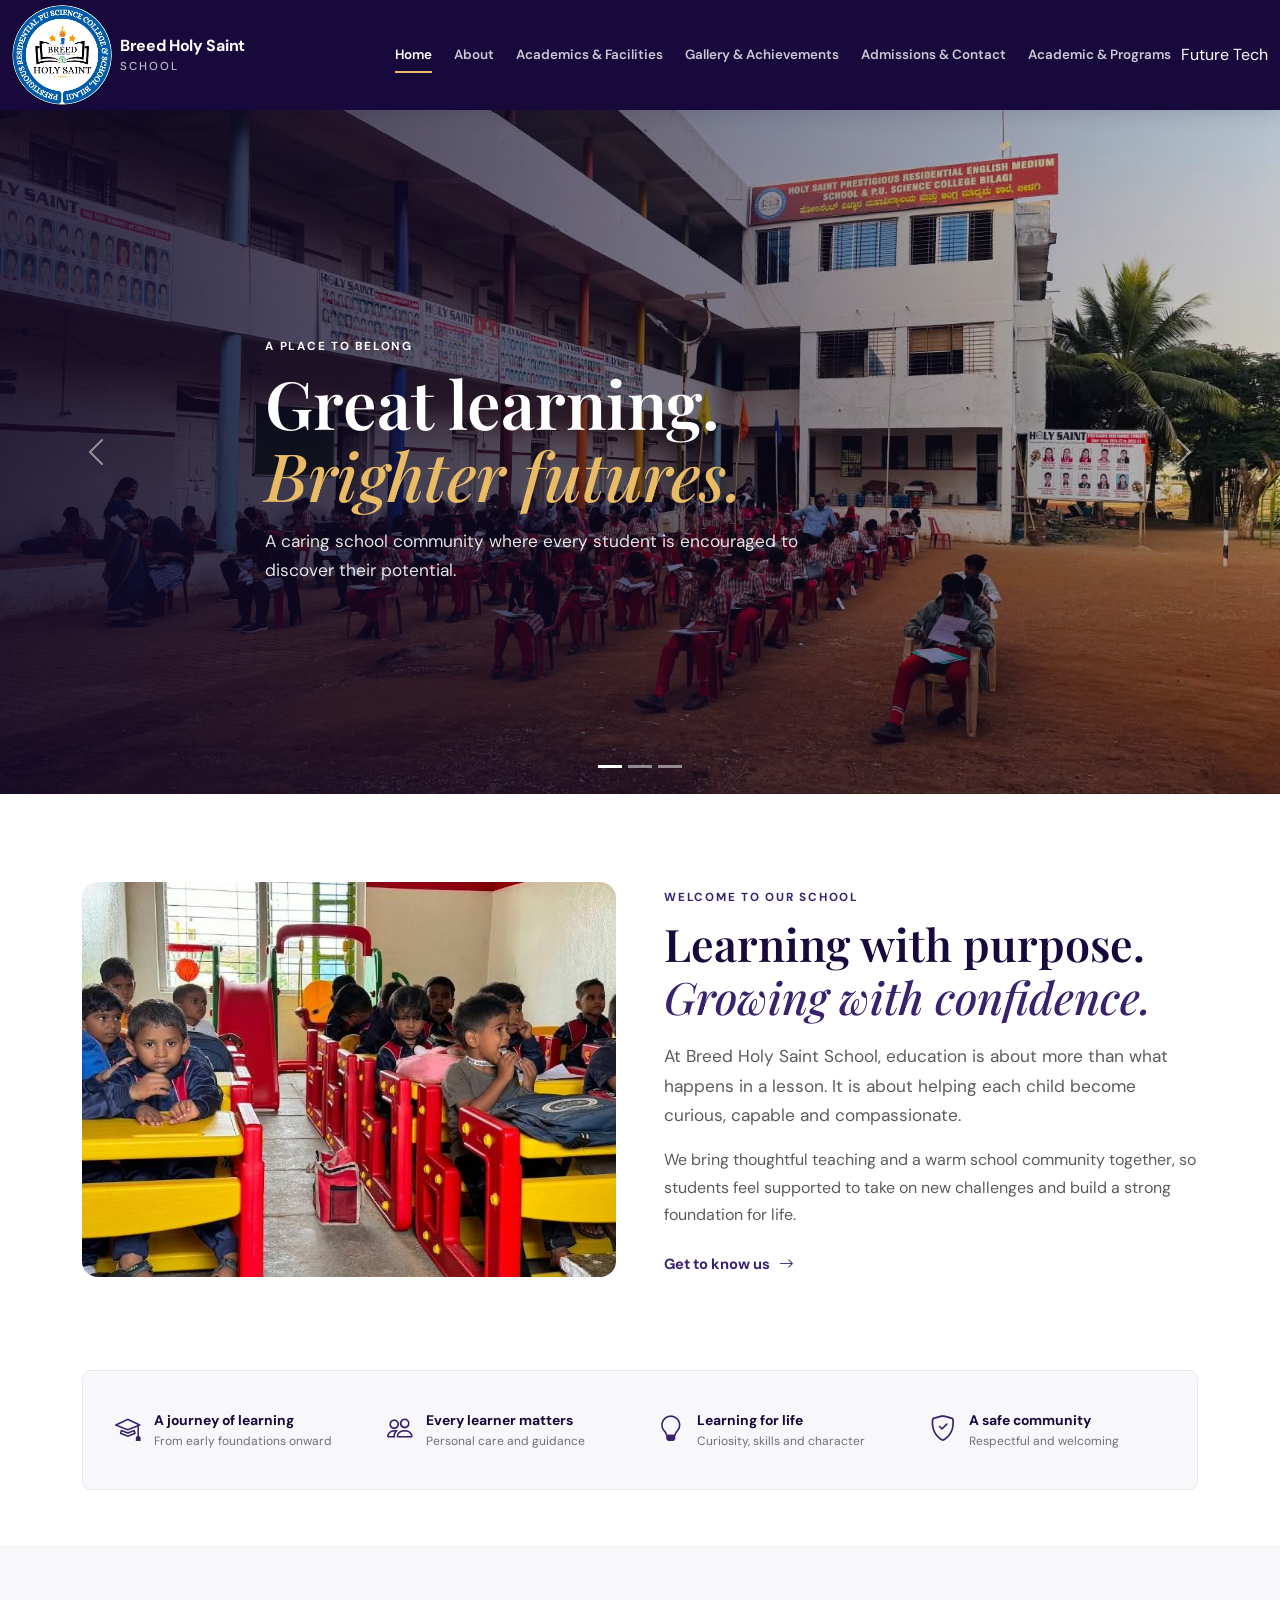
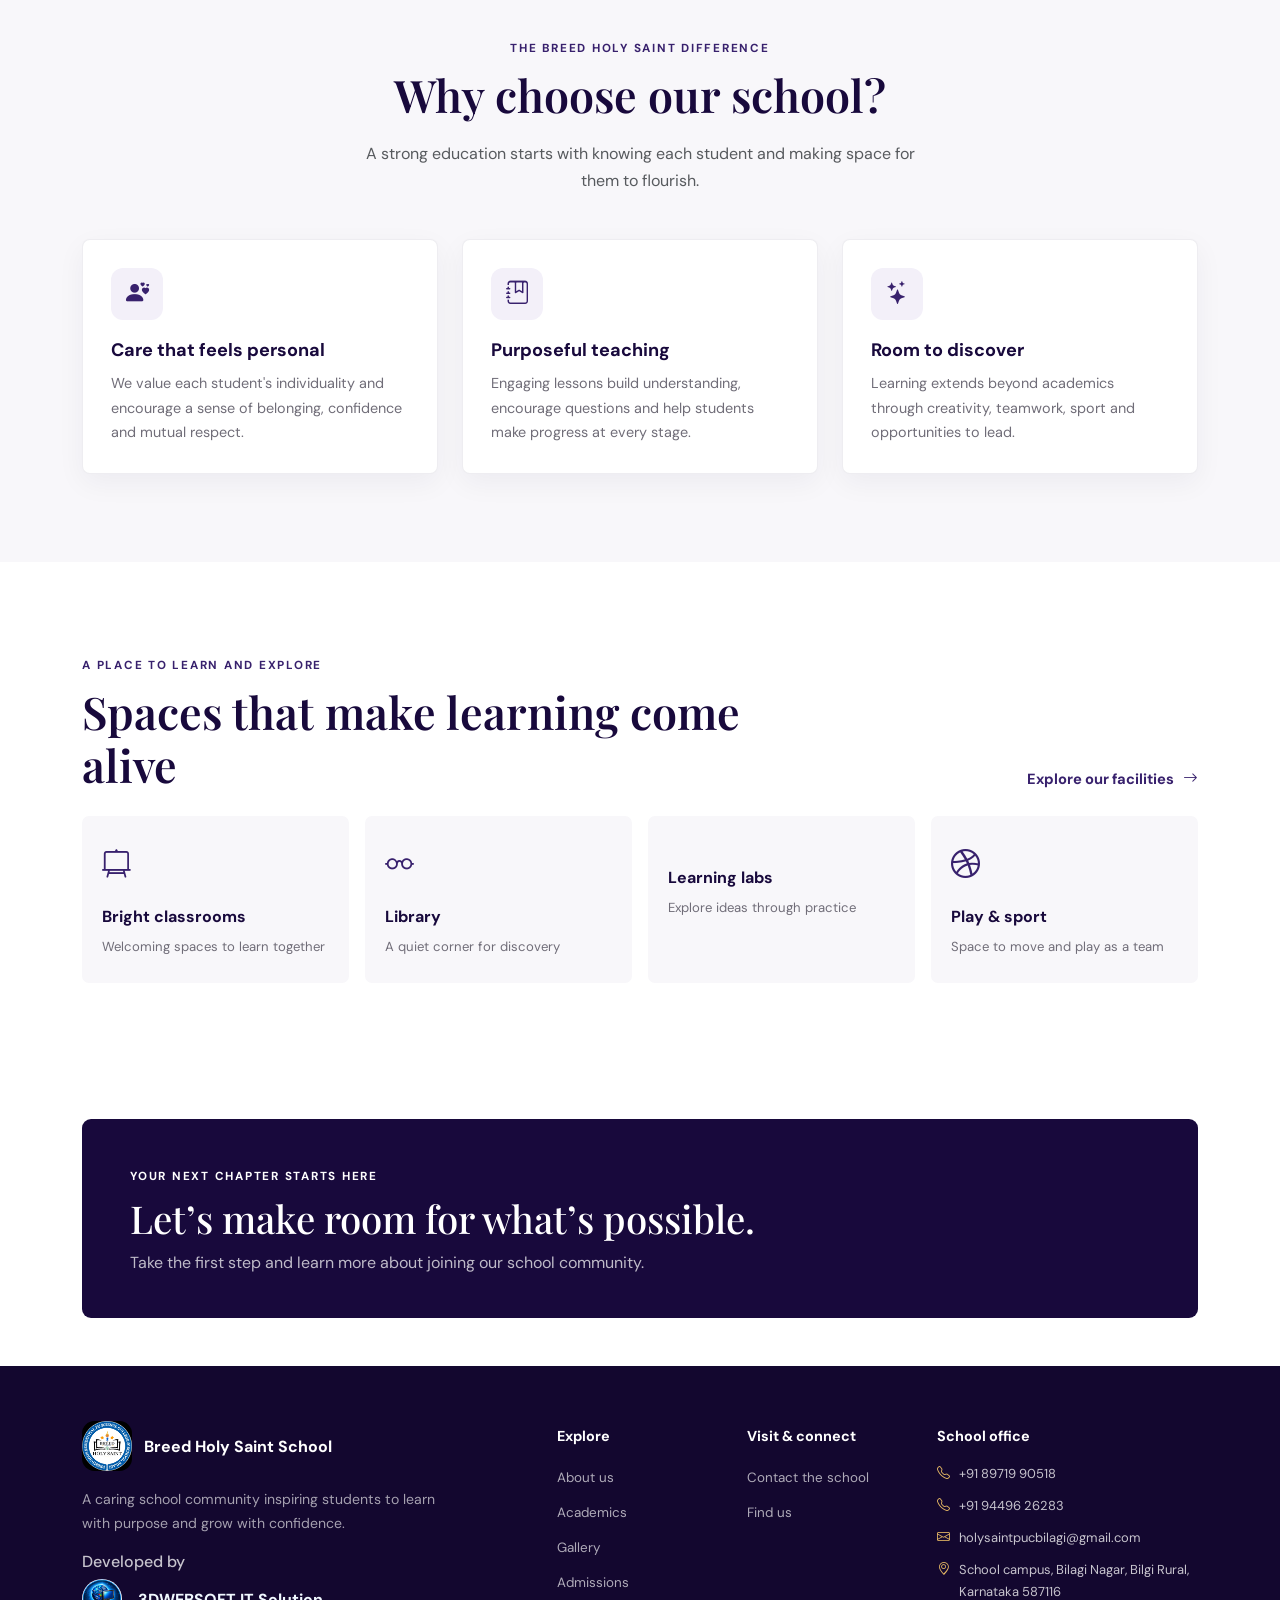
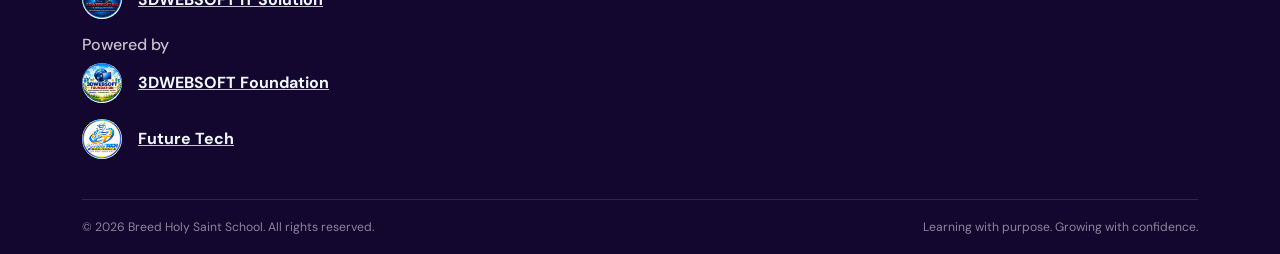
<file: index.html>
<!doctype html>
<html lang="en">
  <head>
    <meta charset="utf-8">
    <meta name="viewport" content="width=device-width, initial-scale=1">
    <meta name="description" content="Discover Breed Holy Saint School: a caring, inspiring place to learn, grow and prepare for the future.">
    <title>Breed Holy Saint School | Learn, Grow, Flourish</title>
    <link rel="preconnect" href="https://fonts.googleapis.com">
    <link rel="preconnect" href="https://fonts.gstatic.com" crossorigin>
    <link href="https://fonts.googleapis.com/css2?family=DM+Sans:wght@400;500;600;700&family=Playfair+Display:wght@500;600;700&display=swap" rel="stylesheet">
    <link href="https://cdn.jsdelivr.net/npm/bootstrap@5.3.8/dist/css/bootstrap.min.css" rel="stylesheet">
    <link href="https://cdn.jsdelivr.net/npm/bootstrap-icons@1.11.3/font/bootstrap-icons.min.css" rel="stylesheet">
    <link href="assets/css/common.css" rel="stylesheet">
    <link href="assets/css/index.css" rel="stylesheet">
  </head>
  <body>
    <a class="skip-link" href="#main-content">Skip to main content</a>
    <nav class="navbar navbar-expand-lg navbar-dark site-navbar sticky-top" aria-label="Main navigation">
      <div class="container-fluid">
        <a class="navbar-brand d-flex align-items-center gap-2" href="index.html" aria-label="Breed Holy Saint School home">
          <img src="./assets/images/HolySaintSchool.jpg.jpg" style="border-radius: 50%; height: 100px;">
          <span class="brand-name">Breed Holy Saint <small>School</small>
          </span>
        </a>
        <button class="navbar-toggler" type="button" data-bs-toggle="collapse" data-bs-target="#mainNav" aria-controls="mainNav" aria-expanded="false" aria-label="Toggle navigation"> <span class="navbar-toggler-icon"></span> </button>
        <div class="collapse navbar-collapse" id="mainNav">

          <ul class="navbar-nav ms-auto align-items-lg-center">
            <li class="nav-item">
              <a class="nav-link active" aria-current="page" href="index.html">Home</a>
            </li>
            <li class="nav-item">
              <a class="nav-link" href="about.html">About</a>
            </li>
            <li class="nav-item">
                <a class="nav-link" href="academics.html">
                    Academics &amp; Facilities
                </a>
            </li>
            <li class="nav-item">
              <a class="nav-link" href="gallery.html">Gallery &amp; Achievements</a>
            </li>
            <li class="nav-item">
              <a class="nav-link" href="admissions.html">Admissions &amp; Contact</a>
            </li>
            <li class="nav-item">
              <a class="nav-link" href="AcademicPrograms.html">Academic  &amp; Programs</a>
            </li>
          </ul>
          <a href="https://www.futuretechschool.online/student-login.html" style="color: white;text-decoration: none;">Future Tech</a>
        </div>
      </div>
    </nav>
    <main id="main-content">
      <section class="hero-carousel" aria-label="Life at Breed Holy Saint School">
        <div id="schoolCarousel" class="carousel slide carousel-fade" data-bs-ride="carousel" data-bs-interval="6000">
          <div class="carousel-indicators">
            <button type="button" data-bs-target="#schoolCarousel" data-bs-slide-to="0" class="active" aria-current="true" aria-label="Slide 1"></button>
            <button type="button" data-bs-target="#schoolCarousel" data-bs-slide-to="1" aria-label="Slide 2"></button>
            <button type="button" data-bs-target="#schoolCarousel" data-bs-slide-to="2" aria-label="Slide 3"></button>
          </div>
          <div class="carousel-inner">
            <div class="carousel-item active">
              <img src="./assets/images/schoolgroundwithchildren.jpeg" class="d-block w-100 hero-image" alt="Welcoming school building surrounded by trees">
              <div class="hero-shade"></div>
              <div class="container carousel-caption text-start">
                <span class="eyebrow text-white">A place to belong</span>
                <h1>Great learning.<br><em>Brighter futures.</em></h1>
                <p>A caring school community where every student is encouraged to discover their potential.</p>
              </div>
            </div>
            <div class="carousel-item">
              <img src="./assets/images/playground.jpeg" class="d-block w-100 hero-image" alt="Students learning together in a bright classroom">
              <div class="hero-shade"></div>
              <div class="container carousel-caption text-start">
                <span class="eyebrow text-white">Curiosity in every classroom</span>
                <h2>Confident learners.<br><em>Kind citizens.</em></h2>
                <p>Meaningful lessons and supportive teachers help children thrive inside and outside the classroom.</p>
              </div>
            </div>
            <div class="carousel-item">
              <img src="assets/images/festival.jpeg" class="d-block w-100 hero-image" alt="Students taking part in a school activity">
              <div class="hero-shade"></div>
              <div class="container carousel-caption text-start">
                <span class="eyebrow text-white">More than a classroom</span>
                <h2>Find your spark.<br><em>Grow together.</em></h2>
                <p>From sports and the arts to service and leadership, there is room here for every kind of talent.</p>
              </div>
            </div>
          </div>
          <button class="carousel-control-prev" type="button" data-bs-target="#schoolCarousel" data-bs-slide="prev" aria-label="Previous slide"><span class="carousel-control-prev-icon"></span></button>
          <button class="carousel-control-next" type="button" data-bs-target="#schoolCarousel" data-bs-slide="next" aria-label="Next slide"><span class="carousel-control-next-icon"></span></button>
        </div>
      </section>
      <section class="welcome-section section-space">
        <div class="container">
          <div class="row g-5 align-items-center">
            <div class="col-lg-6">
              <div class="">
                <img src="./assets/images/classroom1.jpeg" alt="Students sharing a joyful moment at school" class="img-fluid rounded-4">
                
              </div>
            </div>
            <div class="col-lg-6">
              <span class="eyebrow">Welcome to our school</span>
              <h2 class="section-title">Learning with purpose.<br><em>Growing with confidence.</em></h2>
              <p class="text-muted lead-copy">At Breed Holy Saint School, education is about more than what happens in a lesson. It is about helping each child become curious, capable and compassionate.</p>
              <p class="text-muted">We bring thoughtful teaching and a warm school community together, so students feel supported to take on new challenges and build a strong foundation for life.</p>
              <a href="about.html" class="text-link">Get to know us <i class="bi bi-arrow-right"></i></a>
            </div>
          </div>
        </div>
      </section>
      <section class="quick-info section-space-sm">
        <div class="container">
          <div class="row g-0 info-strip">
            <div class="col-6 col-lg-3 info-item">
              <i class="bi bi-mortarboard"></i>
              <div><strong>A journey of learning</strong><span>From early foundations onward</span></div>
            </div>
            <div class="col-6 col-lg-3 info-item">
              <i class="bi bi-people"></i>
              <div><strong>Every learner matters</strong><span>Personal care and guidance</span></div>
            </div>
            <div class="col-6 col-lg-3 info-item">
              <i class="bi bi-lightbulb"></i>
              <div><strong>Learning for life</strong><span>Curiosity, skills and character</span></div>
            </div>
            <div class="col-6 col-lg-3 info-item">
              <i class="bi bi-shield-check"></i>
              <div><strong>A safe community</strong><span>Respectful and welcoming</span></div>
            </div>
          </div>
        </div>
      </section>
      <section class="section-space why-section">
        <div class="container">
          <div class="section-heading text-center">
            <span class="eyebrow">The Breed Holy Saint difference</span>
            <h2 class="section-title">Why choose our school?</h2>
            <p class="text-muted mx-auto">A strong education starts with knowing each student and making space for them to flourish.</p>
          </div>
          <div class="row g-4 mt-3">
            <div class="col-md-6 col-lg-4">
              <article class="feature-card">
                <span class="icon-box"><i class="bi bi-person-hearts"></i></span>
                <h3>Care that feels personal</h3>
                <p>We value each student's individuality and encourage a sense of belonging, confidence and mutual respect.</p>
              </article>
            </div>
            <div class="col-md-6 col-lg-4">
              <article class="feature-card">
                <span class="icon-box"><i class="bi bi-journal-bookmark"></i></span>
                <h3>Purposeful teaching</h3>
                <p>Engaging lessons build understanding, encourage questions and help students make progress at every stage.</p>
              </article>
            </div>
            <div class="col-md-6 col-lg-4">
              <article class="feature-card">
                <span class="icon-box"><i class="bi bi-stars"></i></span>
                <h3>Room to discover</h3>
                <p>Learning extends beyond academics through creativity, teamwork, sport and opportunities to lead.</p>
              </article>
            </div>
          </div>
        </div>
      </section>
      <section class="section-space facilities-section">
        <div class="container">
          <div class="row align-items-end mb-4">
            <div class="col-lg-8">
              <span class="eyebrow">A place to learn and explore</span>
              <h2 class="section-title mb-0">Spaces that make learning come alive</h2>
            </div>
            <div class="col-lg-4 text-lg-end mt-3 mt-lg-0">
              <a href="academics.html" class="text-link">Explore our facilities <i class="bi bi-arrow-right"></i></a>
            </div>
          </div>
          <div class="row g-3 facility-grid">
            <div class="col-6 col-lg-3">
              <div class="facility-tile">
                <i class="bi bi-easel2"></i>
                <h3>Bright classrooms</h3>
                <p>Welcoming spaces to learn together</p>
              </div>
            </div>
            <div class="col-6 col-lg-3">
              <div class="facility-tile">
                <i class="bi bi-eyeglasses"></i>
                <h3>Library</h3>
                <p>A quiet corner for discovery</p>
              </div>
            </div>
            <div class="col-6 col-lg-3">
              <div class="facility-tile">
                <i class="bi bi-flask"></i>
                <h3>Learning labs</h3>
                <p>Explore ideas through practice</p>
              </div>
            </div>
            <div class="col-6 col-lg-3">
              <div class="facility-tile">
                <i class="bi bi-dribbble"></i>
                <h3>Play &amp; sport</h3>
                <p>Space to move and play as a team</p>
              </div>
            </div>
          </div>
        </div>
      </section>
      <section class="admission-banner section-space-sm">
        <div class="container">
          <div class="admission-banner-inner">
            <div>
              <span class="eyebrow text-white">Your next chapter starts here</span>
              <h2>Let’s make room for what’s possible.</h2>
              <p>Take the first step and learn more about joining our school community.</p>
            </div>
            
          </div>
        </div>
      </section>
    </main>
    <footer class="site-footer">
      <div class="container">
        <div class="row gy-4">
           <div class="col-lg-5">
            <a class="footer-brand" href="index.html">
              <span>
                <img 
                  src="./assets/images/HolySaintSchool.jpg.jpg"
                  alt="Breed Holy Saint School"
                  style="border-radius: 25%; height: 50px;"
                >
              </span>
              <span>Breed Holy Saint School</span>
            </a>
            <p class="footer-intro">
              A caring school community inspiring students to learn with purpose 
              and grow with confidence.
            </p>
            <h6 class="mt-3">Developed by</h6>
            <a href="https://www.3dwebsoftitsolutions.com/">
            <div>
              <div class="d-flex align-items-center gap-3">
                <img 
                  src="./assets/images/logo3d.png"
                  alt="3DWEBSOFT Logo"
                  style="width: 40px; height: 40px; border-radius: 50%;"
                >
                <p class="mb-0" style="color: aliceblue; font-weight: bold;">
                  3DWEBSOFT IT Solution
                </p>
              </div>
            </div>
            </a>
            <h6 class="mt-3">Powered by</h6>
            <a href="https://www.3dwebsoftfoundation.org/">
            <div class="mt-1">
              <div class="d-flex align-items-center gap-3">
                <img 
                  src="./assets/images/foundation3d.jpeg"
                  alt="3DWEBSOFT Logo"
                  style="width: 40px; height: 40px; border-radius: 50%;"
                >
                <p class="mb-0" style="color: aliceblue; font-weight: bold;">
                  3DWEBSOFT Foundation
                </p>
              </div>
            </div>
            </a>
            <a href="https://www.futuretechschool.online/student-login.html">
            <div class="mt-3">
              <div class="d-flex align-items-center gap-3">
                <img 
                  src="./assets/images/futuretech.jpeg"
                  alt="3DWEBSOFT Logo"
                  style="width: 40px; height: 40px; border-radius: 50%;"
                >
                <p class="mb-0" style="color: aliceblue; font-weight: bold;">
                  Future Tech
                </p>

              </div>
            </div>
            </a>
          </div>
          <div class="col-6 col-lg-2">
            <h2 class="footer-heading">Explore</h2>
            <ul class="footer-links">
              <li>
                <a href="about.html">About us</a>
              </li>
              <li>
                <a href="academics.html">Academics</a>
              </li>
              <li>
                <a href="gallery.html">Gallery</a>
              </li>
              <li>
                <a href="admissions.html">Admissions</a>
              </li>
            </ul>
          </div>
          <div class="col-6 col-lg-2">
            <h2 class="footer-heading">Visit &amp; connect</h2>
            <ul class="footer-links">
              <li>
                <a href="admissions.html#contact">Contact the school</a>
              </li>
              <li>
                <a href="admissions.html#location">Find us</a>
              </li>
            </ul>
          </div>
          <div class="col-lg-3">
            <h2 class="footer-heading">School office</h2>
            <p class="footer-contact"><i class="bi bi-telephone"></i> +91 89719 90518</p>
            <p class="footer-contact"><i class="bi bi-telephone"></i> +91 94496 26283</p>
            <p class="footer-contact"><i class="bi bi-envelope"></i> holysaintpucbilagi@gmail.com</p>
            <p class="footer-contact"><i class="bi bi-geo-alt"></i> School campus, Bilagi Nagar, Bilgi Rural, Karnataka 587116</p>
          </div>
        </div>
        <div class="footer-bottom"><span>© <span data-current-year></span> Breed Holy Saint School. All rights reserved.</span><span>Learning with purpose. Growing with confidence.</span></div>
      </div>
    </footer>
    <script src="https://cdn.jsdelivr.net/npm/bootstrap@5.3.8/dist/js/bootstrap.bundle.min.js"></script>
    <script src="assets/js/index.js"></script>
  </body>
</html>
</file>
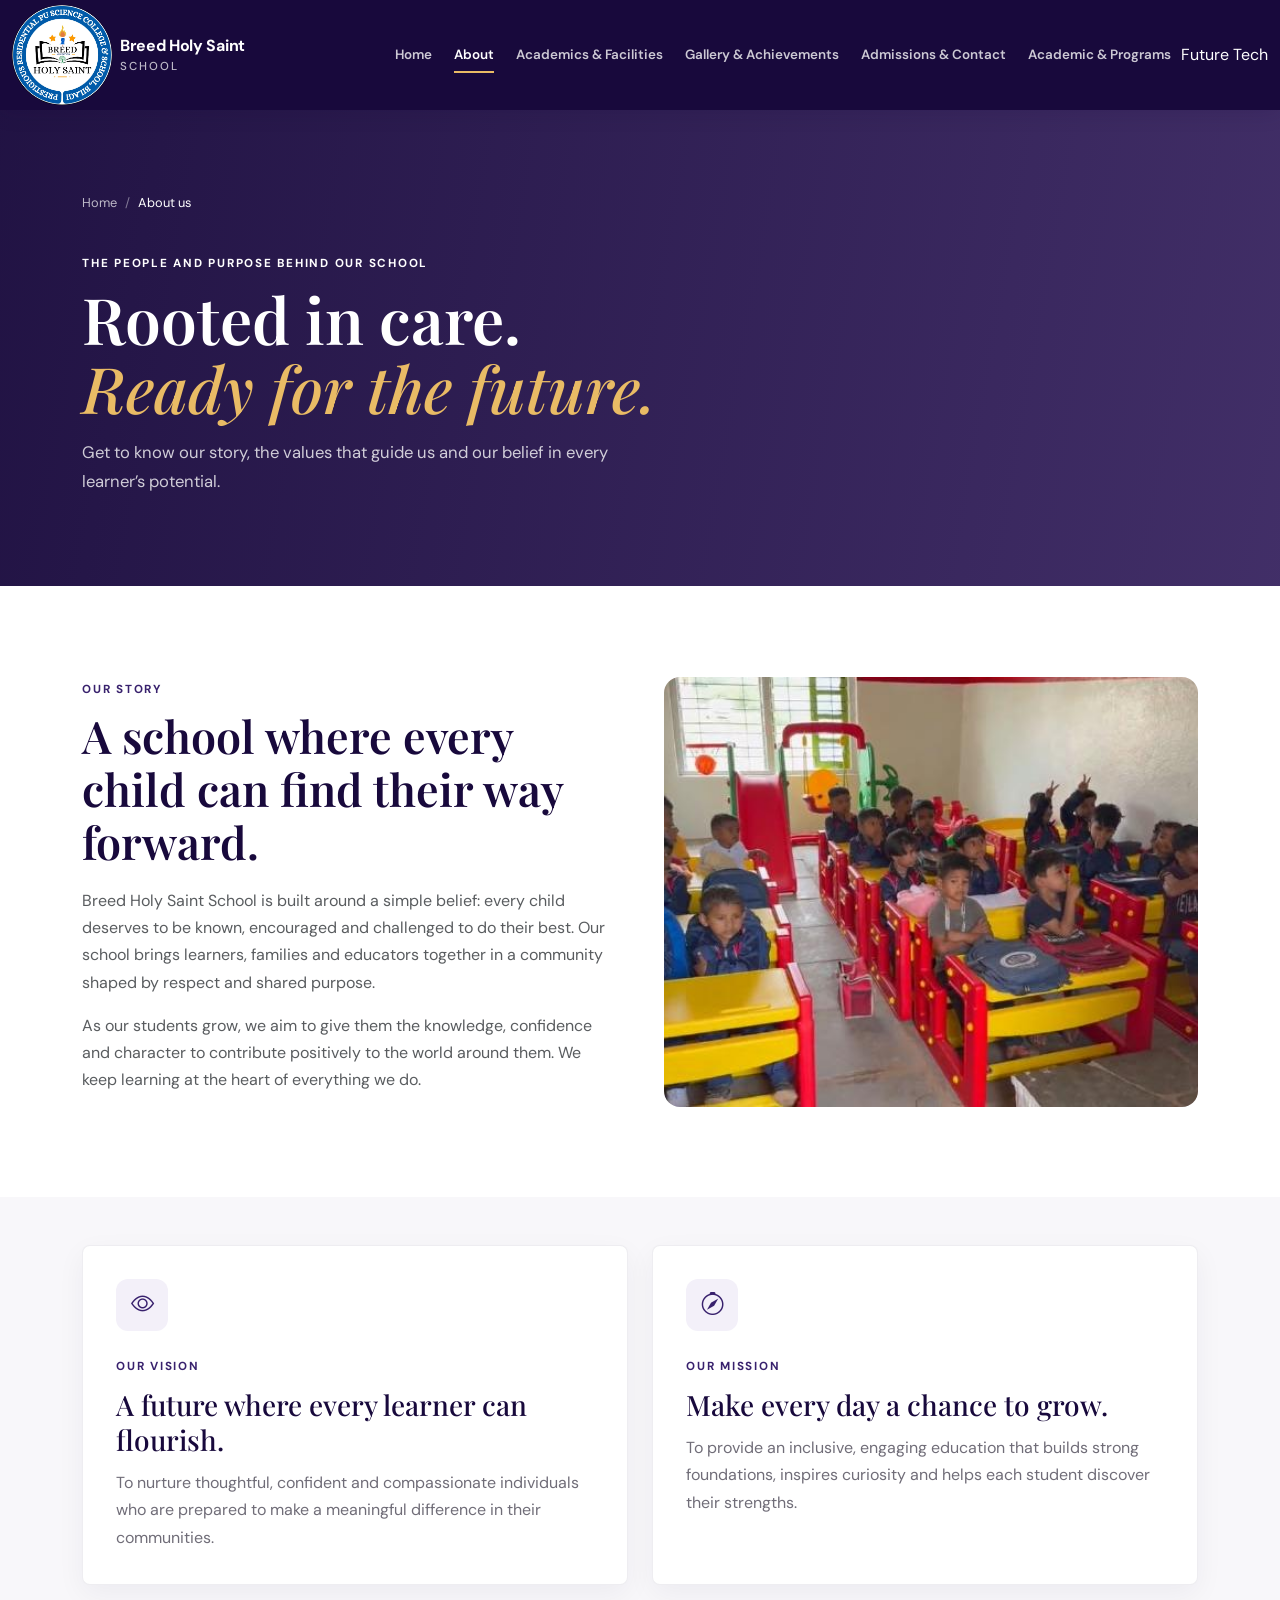
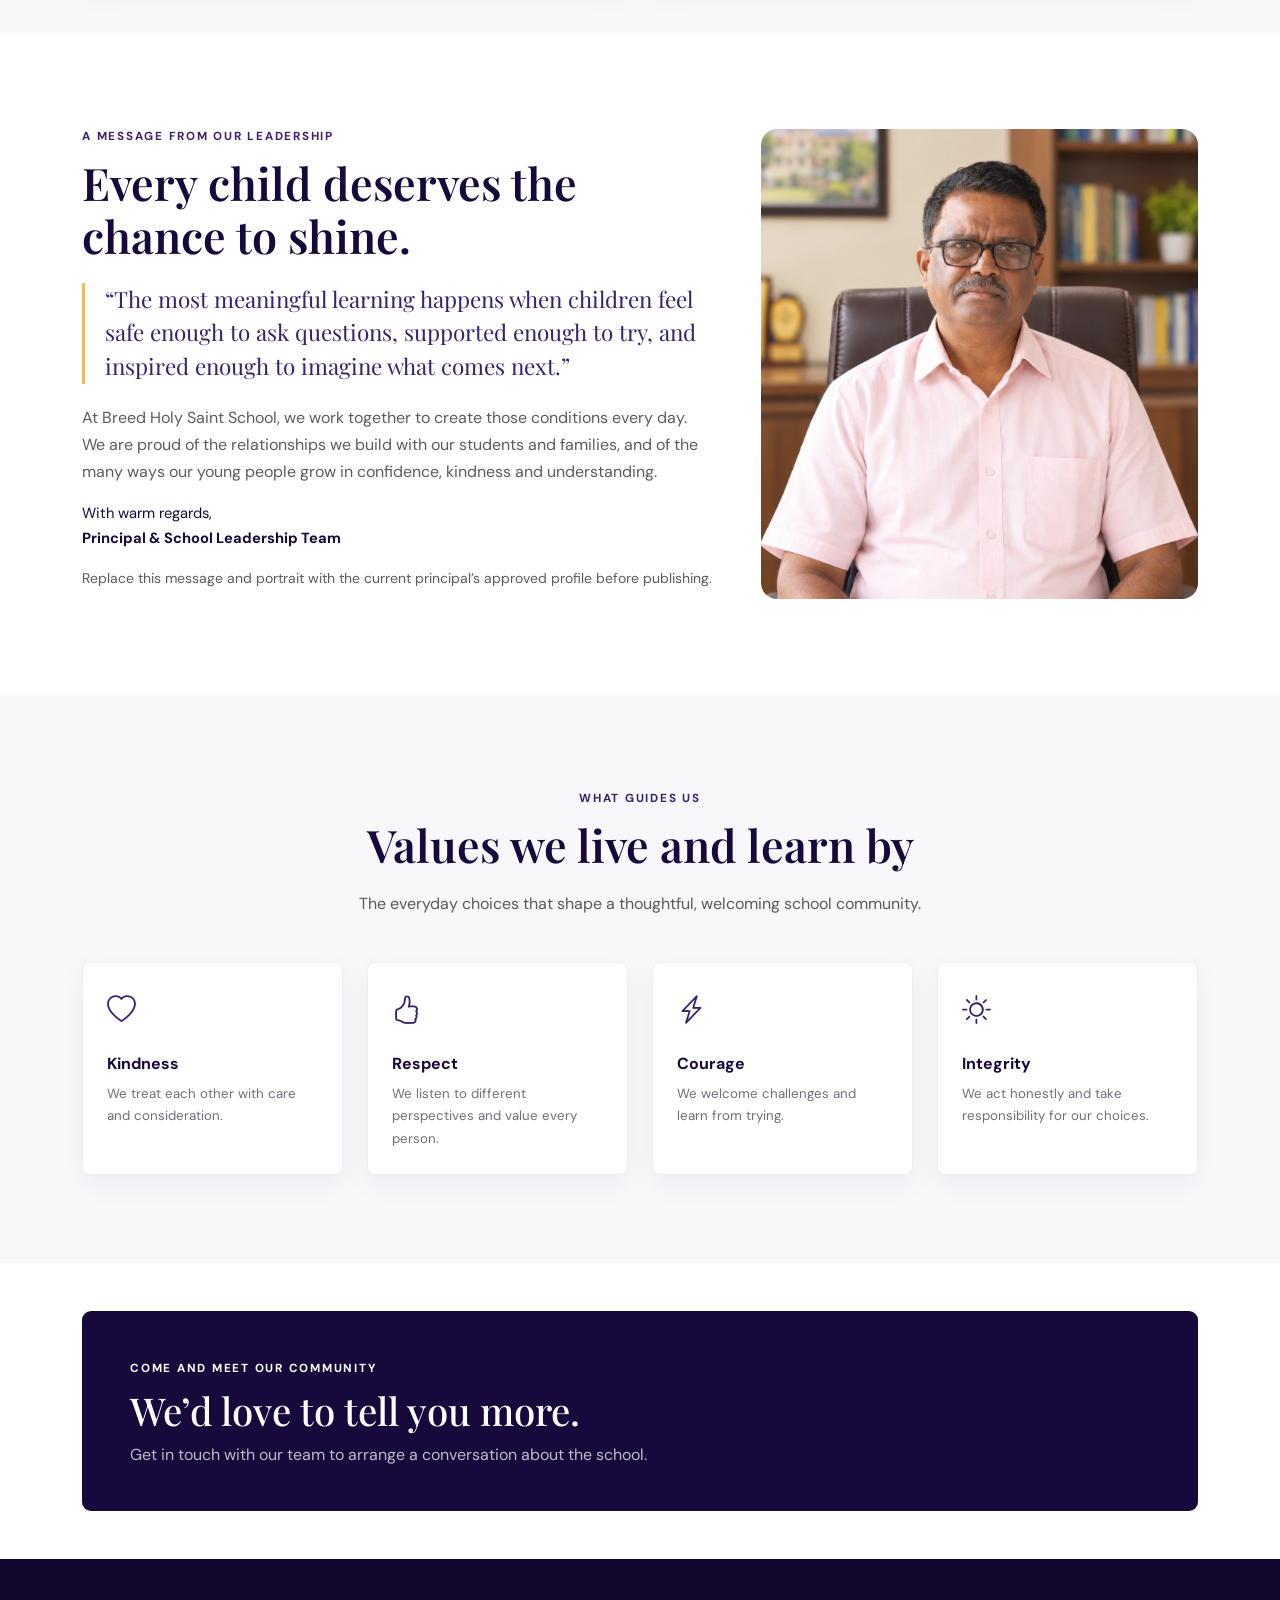
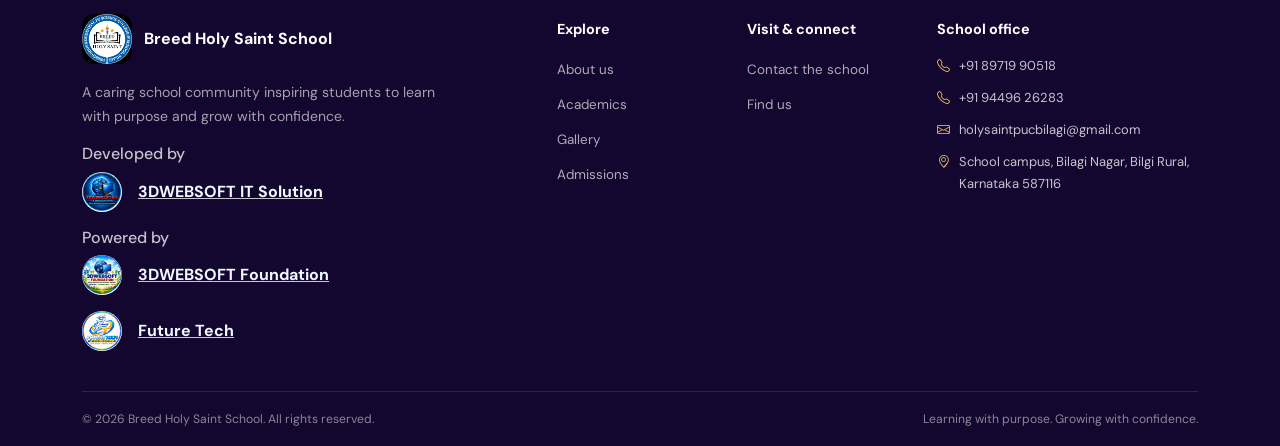
<file: about.html>
<!doctype html>
<html lang="en">
  <head>
    <meta charset="utf-8">
    <meta name="viewport" content="width=device-width, initial-scale=1">
    <meta name="description" content="Learn about the story, vision, mission and values of Breed Holy Saint School.">
    <title>About Us | Breed Holy Saint School</title>
    <link rel="preconnect" href="https://fonts.googleapis.com">
    <link rel="preconnect" href="https://fonts.gstatic.com" crossorigin>
    <link href="https://fonts.googleapis.com/css2?family=DM+Sans:wght@400;500;600;700&family=Playfair+Display:wght@500;600;700&display=swap" rel="stylesheet">
    <link href="https://cdn.jsdelivr.net/npm/bootstrap@5.3.8/dist/css/bootstrap.min.css" rel="stylesheet">
    <link href="https://cdn.jsdelivr.net/npm/bootstrap-icons@1.11.3/font/bootstrap-icons.min.css" rel="stylesheet">
    <link href="assets/css/common.css" rel="stylesheet">
    <link href="assets/css/about.css" rel="stylesheet">
  </head>
  <body>
    <a class="skip-link" href="#main-content">Skip to main content</a>
    <nav class="navbar navbar-expand-lg navbar-dark site-navbar sticky-top" aria-label="Main navigation">
      <div class="container-fluid">
        <a class="navbar-brand d-flex align-items-center gap-2" href="index.html" aria-label="Breed Holy Saint School home"><span><img src="./assets/images/HolySaintSchool.jpg.jpg" style="border-radius: 50%; height: 100px;"></i></span><span class="brand-name">Breed Holy Saint <small>School</small></span></a>
        <button class="navbar-toggler" type="button" data-bs-toggle="collapse" data-bs-target="#mainNav" aria-controls="mainNav" aria-expanded="false" aria-label="Toggle navigation"><span class="navbar-toggler-icon"></span></button>
         
        <div class="collapse navbar-collapse" id="mainNav">
          <ul class="navbar-nav ms-auto align-items-lg-center">
            <li class="nav-item">
              <a class="nav-link" href="index.html">Home</a>
            </li>
            <li class="nav-item">
              <a class="nav-link active" aria-current="page" href="about.html">About</a>
            </li>
            <li class="nav-item">
              <a class="nav-link" href="academics.html">Academics &amp; Facilities</a>
            </li>
            <li class="nav-item">
              <a class="nav-link" href="gallery.html">Gallery &amp; Achievements</a>
            </li>
            <li class="nav-item">
              <a class="nav-link" href="admissions.html">Admissions &amp; Contact</a>
            </li>
             <li class="nav-item">
              <a class="nav-link" href="AcademicPrograms.html">Academic  &amp; Programs</a>
            </li>
          </ul>
          <a href="https://www.futuretechschool.online/student-login.html" style="color: white;text-decoration: none;">Future Tech</a>
        </div>
      </div>
    </nav>
    <main id="main-content">
      <section class="page-hero">
        <div class="container">
          <nav aria-label="breadcrumb">
            <ol class="breadcrumb">
              <li class="breadcrumb-item">
                <a href="index.html">Home</a>
              </li>
              <li class="breadcrumb-item active" aria-current="page">About us</li>
            </ol>
          </nav>
          <span class="eyebrow text-white">The people and purpose behind our school</span>
          <h1>Rooted in care.<br><em>Ready for the future.</em></h1>
          <p>Get to know our story, the values that guide us and our belief in every learner’s potential.</p>
        </div>
      </section>
      <section class="section-space">
        <div class="container">
          <div class="row g-5 align-items-center">
            <div class="col-lg-6">
              <span class="eyebrow">Our story</span>
              <h2 class="section-title">A school where every child can find their way forward.</h2>
              <p class="text-muted">Breed Holy Saint School is built around a simple belief: every child deserves to be known, encouraged and challenged to do their best. Our school brings learners, families and educators together in a community shaped by respect and shared purpose.</p>
              <p class="text-muted">As our students grow, we aim to give them the knowledge, confidence and character to contribute positively to the world around them. We keep learning at the heart of everything we do.</p>
            </div>
            <div class="col-lg-6"><img class="rounded-4 w-100 story-image" src="./assets/images/classroom2.jpeg" alt="Teacher supporting students as they learn in class"></div>
          </div>
        </div>
      </section>
      <section class="section-space-sm soft-section">
        <div class="container">
          <div class="row g-4">
            <div class="col-md-6">
              <article class="statement-card h-100">
                <span class="icon-box"><i class="bi bi-eye"></i></span><span class="eyebrow">Our vision</span>
                <h2>A future where every learner can flourish.</h2>
                <p>To nurture thoughtful, confident and compassionate individuals who are prepared to make a meaningful difference in their communities.</p>
              </article>
            </div>
            <div class="col-md-6">
              <article class="statement-card h-100">
                <span class="icon-box"><i class="bi bi-compass"></i></span><span class="eyebrow">Our mission</span>
                <h2>Make every day a chance to grow.</h2>
                <p>To provide an inclusive, engaging education that builds strong foundations, inspires curiosity and helps each student discover their strengths.</p>
              </article>
            </div>
          </div>
        </div>
      </section>
      <section class="section-space">
        <div class="container">
          <div class="row g-5 align-items-center">
            <div class="col-lg-5 order-lg-2"><img class="rounded-4 w-100 leader-image" src="./assets/images/principal.png" alt="School leader portrait"></div>
            <div class="col-lg-7 order-lg-1">
              <span class="eyebrow">A message from our leadership</span>
              <h2 class="section-title">Every child deserves the chance to shine.</h2>
              <blockquote class="leader-quote">“The most meaningful learning happens when children feel safe enough to ask questions, supported enough to try, and inspired enough to imagine what comes next.”</blockquote>
              <p class="text-muted">At Breed Holy Saint School, we work together to create those conditions every day. We are proud of the relationships we build with our students and families, and of the many ways our young people grow in confidence, kindness and understanding.</p>
              <p class="leader-signature">With warm regards,<br><strong>Principal &amp; School Leadership Team</strong></p>
              <p class="small text-muted mt-3">Replace this message and portrait with the current principal’s approved profile before publishing.</p>
            </div>
          </div>
        </div>
      </section>
      <section class="section-space soft-section">
        <div class="container">
          <div class="section-heading text-center">
            <span class="eyebrow">What guides us</span>
            <h2 class="section-title">Values we live and learn by</h2>
            <p class="text-muted mx-auto">The everyday choices that shape a thoughtful, welcoming school community.</p>
          </div>
          <div class="row g-4 mt-3">
            <div class="col-6 col-lg-3">
              <article class="value-card">
                <i class="bi bi-heart"></i>
                <h3>Kindness</h3>
                <p>We treat each other with care and consideration.</p>
              </article>
            </div>
            <div class="col-6 col-lg-3">
              <article class="value-card">
                <i class="bi bi-hand-thumbs-up"></i>
                <h3>Respect</h3>
                <p>We listen to different perspectives and value every person.</p>
              </article>
            </div>
            <div class="col-6 col-lg-3">
              <article class="value-card">
                <i class="bi bi-lightning-charge"></i>
                <h3>Courage</h3>
                <p>We welcome challenges and learn from trying.</p>
              </article>
            </div>
            <div class="col-6 col-lg-3">
              <article class="value-card">
                <i class="bi bi-brightness-high"></i>
                <h3>Integrity</h3>
                <p>We act honestly and take responsibility for our choices.</p>
              </article>
            </div>
          </div>
        </div>
      </section>
      <section class="section-space-sm">
        <div class="container">
          <div class="admission-banner-inner">
            <div>
              <span class="eyebrow text-white">Come and meet our community</span>
              <h2>We’d love to tell you more.</h2>
              <p>Get in touch with our team to arrange a conversation about the school.</p>
            </div>
            
          </div>
        </div>
      </section>
    </main>
    <footer class="site-footer">
      <div class="container">
        <div class="row gy-4">
          <div class="col-lg-5">
            <a class="footer-brand" href="index.html">
              <span>
                <img 
                  src="./assets/images/HolySaintSchool.jpg.jpg"
                  alt="Breed Holy Saint School"
                  style="border-radius: 25%; height: 50px;"
                >
              </span>
              <span>Breed Holy Saint School</span>
            </a>
            <p class="footer-intro">
              A caring school community inspiring students to learn with purpose 
              and grow with confidence.
            </p>
            <h6 class="mt-3">Developed by</h6>
            <a href="https://www.3dwebsoftitsolutions.com/">
            <div>
              <div class="d-flex align-items-center gap-3">
                <img 
                  src="./assets/images/logo3d.png"
                  alt="3DWEBSOFT Logo"
                  style="width: 40px; height: 40px; border-radius: 50%;"
                >
                <p class="mb-0" style="color: aliceblue; font-weight: bold;">
                  3DWEBSOFT IT Solution
                </p>
              </div>
            </div>
            </a>
            <h6 class="mt-3">Powered by</h6>
            <a href="https://www.3dwebsoftfoundation.org/">
            <div class="mt-1">
              <div class="d-flex align-items-center gap-3">
                <img 
                  src="./assets/images/foundation3d.jpeg"
                  alt="3DWEBSOFT Logo"
                  style="width: 40px; height: 40px; border-radius: 50%;"
                >
                <p class="mb-0" style="color: aliceblue; font-weight: bold;">
                  3DWEBSOFT Foundation
                </p>
              </div>
            </div>
            </a>
            <a href="https://www.futuretechschool.online/student-login.html">
            <div class="mt-3">
              <div class="d-flex align-items-center gap-3">
                <img 
                  src="./assets/images/futuretech.jpeg"
                  alt="3DWEBSOFT Logo"
                  style="width: 40px; height: 40px; border-radius: 50%;"
                >
                <p class="mb-0" style="color: aliceblue; font-weight: bold;">
                  Future Tech
                </p>

              </div>
            </div>
            </a>
          </div>
          <div class="col-6 col-lg-2">
            <h2 class="footer-heading">Explore</h2>
            <ul class="footer-links">
              <li>
                <a href="about.html">About us</a>
              </li>
              <li>
                <a href="academics.html">Academics</a>
              </li>
              <li>
                <a href="gallery.html">Gallery</a>
              </li>
              <li>
                <a href="admissions.html">Admissions</a>
              </li>
            </ul>
          </div>
          <div class="col-6 col-lg-2">
            <h2 class="footer-heading">Visit &amp; connect</h2>
            <ul class="footer-links">
              <li>
                <a href="admissions.html#contact">Contact the school</a>
              </li>
              <li>
                <a href="admissions.html#location">Find us</a>
              </li>
            </ul>
          </div>
          <div class="col-lg-3">
            <h2 class="footer-heading">School office</h2>
            <p class="footer-contact"><i class="bi bi-telephone"></i> +91 89719 90518</p>
            <p class="footer-contact"><i class="bi bi-telephone"></i> +91 94496 26283</p>
            <p class="footer-contact"><i class="bi bi-envelope"></i> holysaintpucbilagi@gmail.com</p>
            <p class="footer-contact"><i class="bi bi-geo-alt"></i> School campus, Bilagi Nagar, Bilgi Rural, Karnataka 587116</p>
          </div>
        </div>
        <div class="footer-bottom"> <span>© <span data-current-year></span> Breed Holy Saint School. All rights reserved.</span> <span>Learning with purpose. Growing with confidence.</span> </div>
      </div>
    </footer>
    <script src="https://cdn.jsdelivr.net/npm/bootstrap@5.3.8/dist/js/bootstrap.bundle.min.js"></script>
    <script src="assets/js/index.js"></script>
  </body>
</html>
</file>
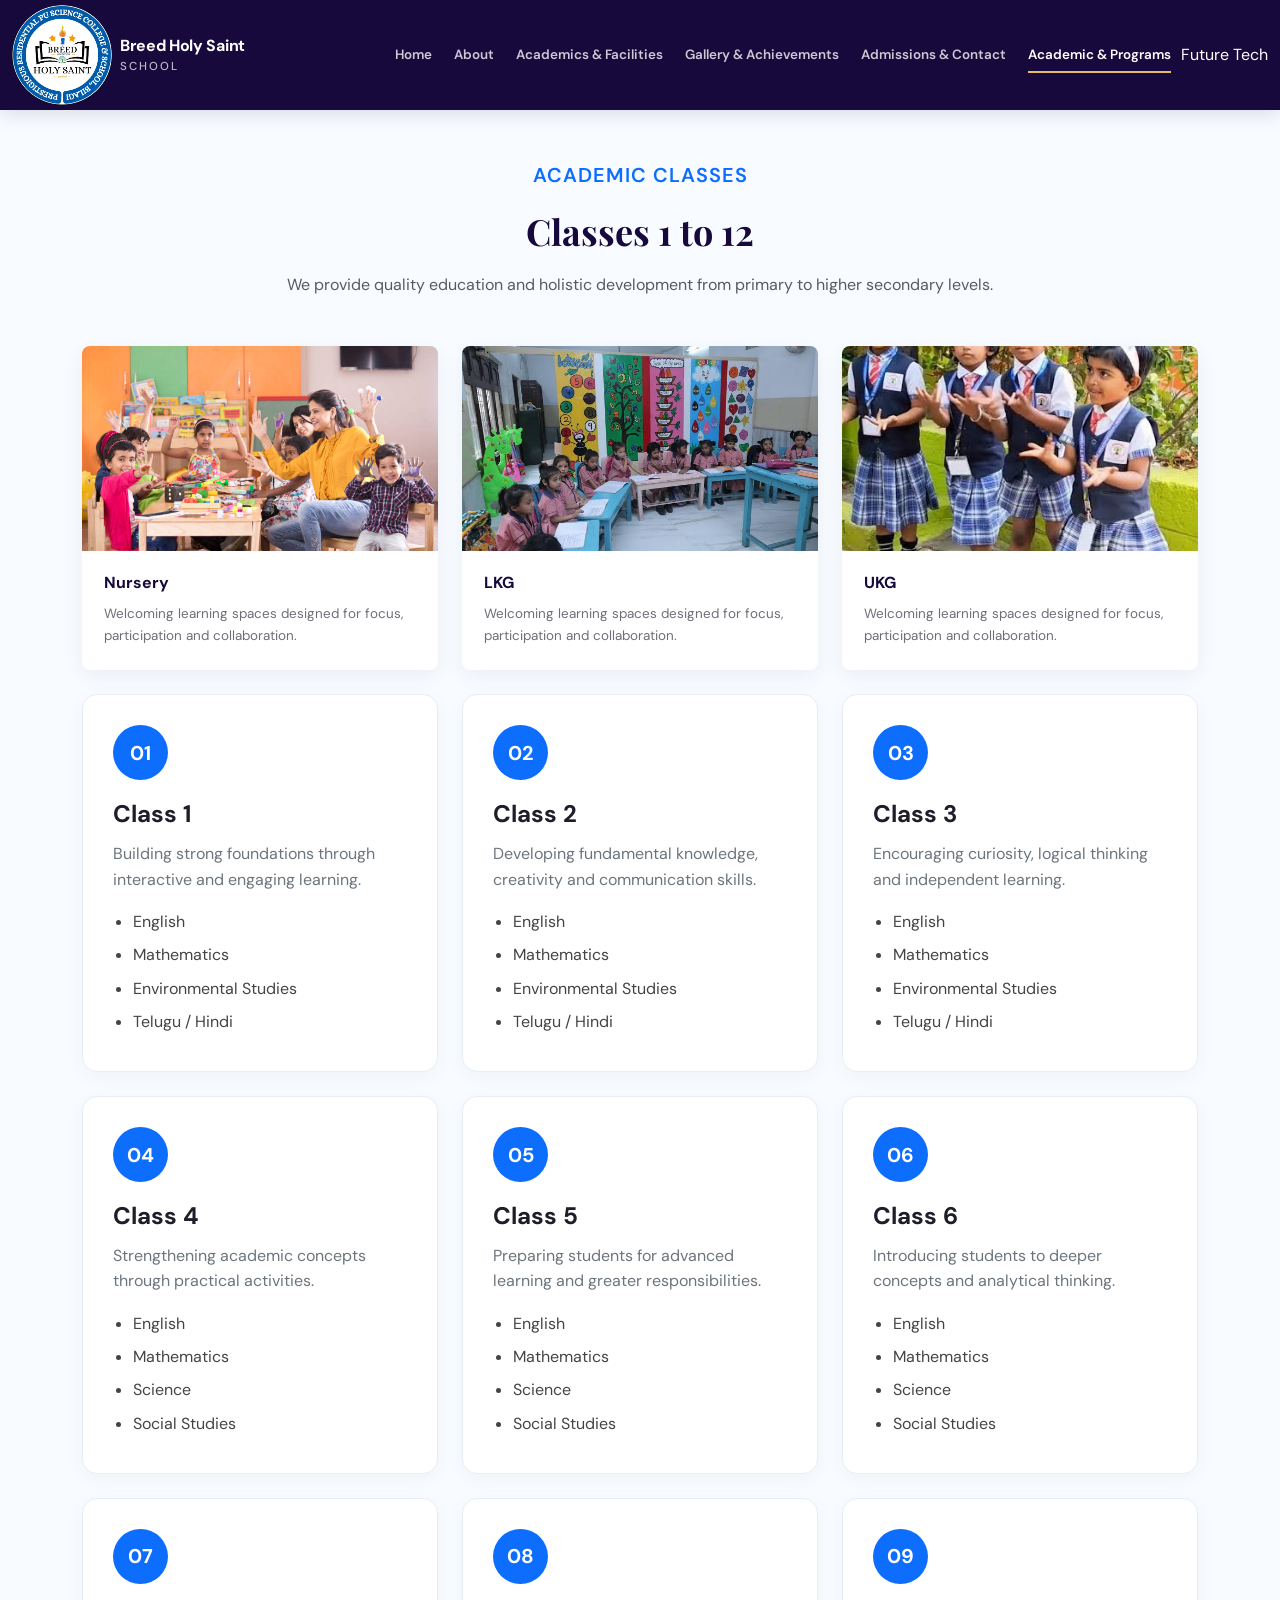
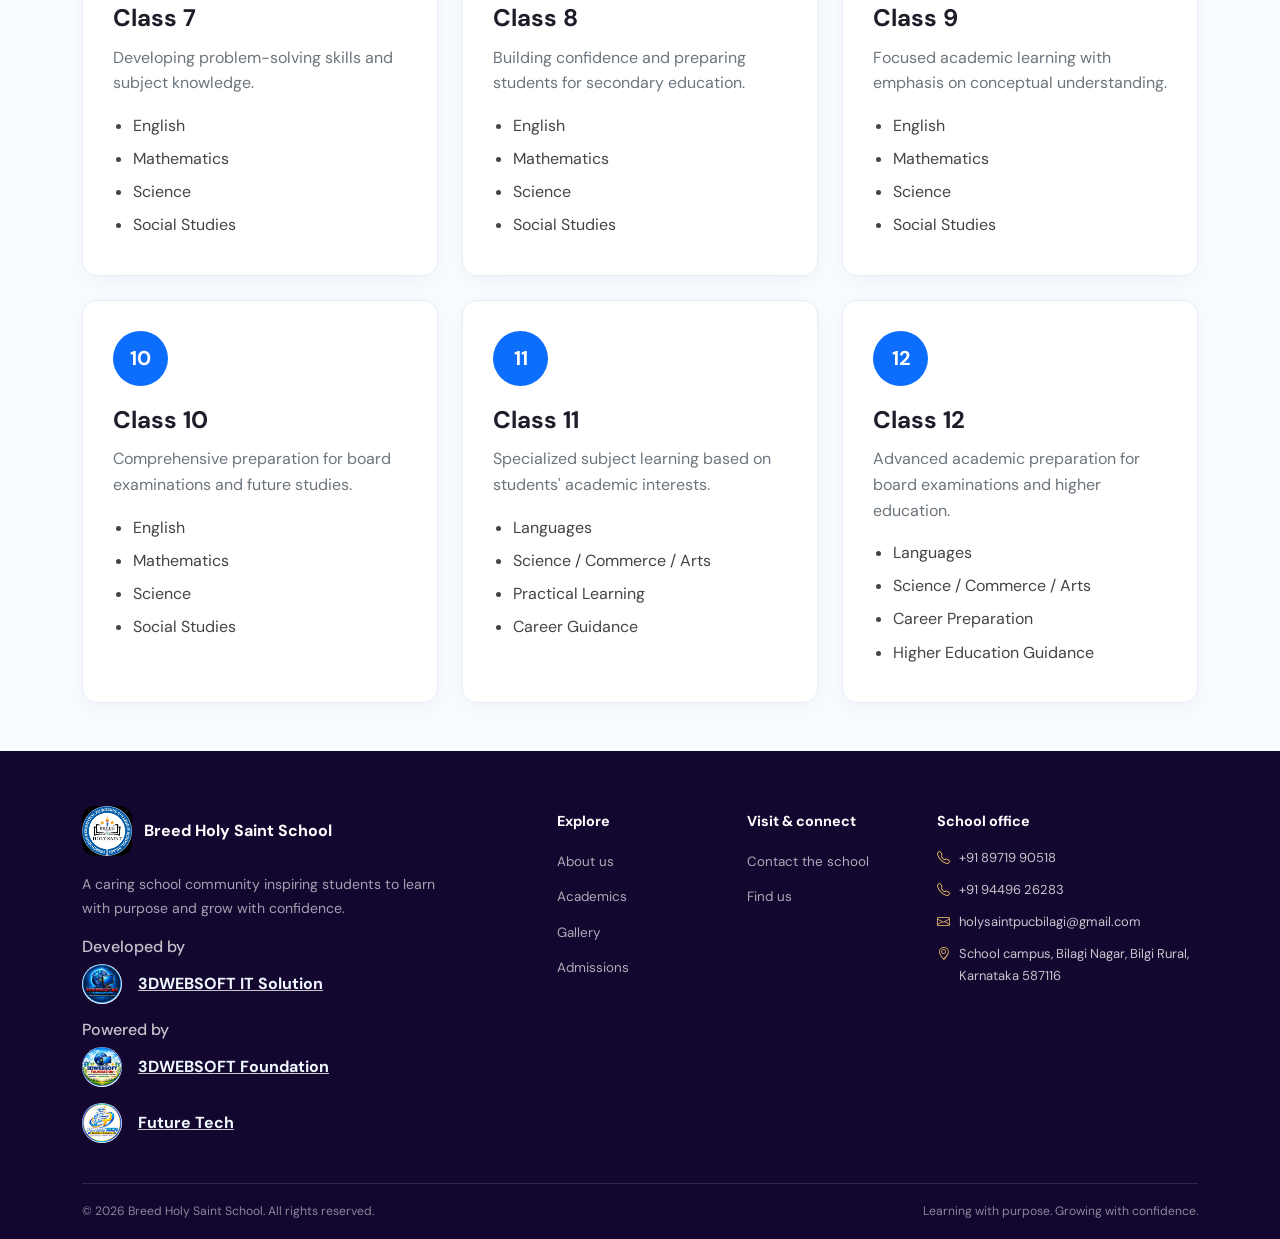
<file: AcademicPrograms.html>
<!doctype html>
<html lang="en">
  <head>
    <meta charset="utf-8">
    <meta name="viewport" content="width=device-width, initial-scale=1">
    <meta name="description" content="Learn about the story, vision, mission and values of Breed Holy Saint School.">
    <title>About Us | Breed Holy Saint School</title>
    <link rel="preconnect" href="https://fonts.googleapis.com">
    <link rel="preconnect" href="https://fonts.gstatic.com" crossorigin>
    <link href="https://fonts.googleapis.com/css2?family=DM+Sans:wght@400;500;600;700&family=Playfair+Display:wght@500;600;700&display=swap" rel="stylesheet">
    <link href="https://cdn.jsdelivr.net/npm/bootstrap@5.3.8/dist/css/bootstrap.min.css" rel="stylesheet">
    <link href="https://cdn.jsdelivr.net/npm/bootstrap-icons@1.11.3/font/bootstrap-icons.min.css" rel="stylesheet">
    <link href="assets/css/common.css" rel="stylesheet">
    <link href="assets/css/academicProgram.css" rel="stylesheet">
  </head>
  <body>
    <a class="skip-link" href="#main-content">Skip to main content</a>
    <nav class="navbar navbar-expand-lg navbar-dark site-navbar sticky-top" aria-label="Main navigation">
      <div class="container-fluid">
        <a class="navbar-brand d-flex align-items-center gap-2" href="index.html" aria-label="Breed Holy Saint School home"><span><img src="./assets/images/HolySaintSchool.jpg.jpg" style="border-radius: 50%; height: 100px;"></i></span><span class="brand-name">Breed Holy Saint <small>School</small></span></a>
        <button class="navbar-toggler" type="button" data-bs-toggle="collapse" data-bs-target="#mainNav" aria-controls="mainNav" aria-expanded="false" aria-label="Toggle navigation"><span class="navbar-toggler-icon"></span></button>
        <div class="collapse navbar-collapse" id="mainNav">
          <ul class="navbar-nav ms-auto align-items-lg-center">
            <li class="nav-item">
              <a class="nav-link" href="index.html">Home</a>
            </li>
            <li class="nav-item">
              <a class="nav-link" aria-current="page" href="about.html">About</a>
            </li>
            <li class="nav-item">
              <a class="nav-link" href="academics.html">Academics &amp; Facilities</a>
            </li>
            <li class="nav-item">
              <a class="nav-link" href="gallery.html">Gallery &amp; Achievements</a>
            </li>
            <li class="nav-item">
              <a class="nav-link" href="admissions.html">Admissions &amp; Contact</a>
            </li>
            <li class="nav-item">
              <a class="nav-link active" href="academics.html">Academic  &amp; Programs</a>
            </li>
          </ul>
          <a href="https://www.futuretechschool.online/student-login.html" style="color: white;text-decoration: none;">Future Tech</a>
        </div>
      </div>
    </nav>
   <main>
    <!-- Classes 1 to 12 Section -->
<section class="classes-section py-5" id="classes">
    <div class="container">

        <!-- Section Heading -->
        <div class="text-center mb-5">
            <span class="eyebrow " style="font-size: 20px;">Academic Classes</span>
            <h2 class="section-title">Classes 1 to 12</h2>
            <p class="text-muted">
                We provide quality education and holistic development
                from primary to higher secondary levels.
            </p>
        </div>

        <div class="row g-4">
            <!-- Nursery -->
            <div class="col-md-6 col-lg-4">
                <article class="facility-card">
                  <img src="./assets/images/Nursery.jpeg" alt="Bright, welcoming school interior">
                  <div>
                    <h3>Nursery</h3>
                    <p>Welcoming learning spaces designed for focus, participation and collaboration.</p>
                  </div>
                </article>
            </div>

            <!-- LKG -->
            <div class="col-md-6 col-lg-4">
                <article class="facility-card">
                  <img src="./assets/images/Lkg.jpeg" alt="Bright, welcoming school interior">
                  <div>
                    <h3>LKG</h3>
                    <p>Welcoming learning spaces designed for focus, participation and collaboration.</p>
                  </div>
                </article>
            </div>

            <!-- UKG -->
             <div class="col-md-6 col-lg-4">
                <article class="facility-card">
                  <img src="./assets/images/Ukg.jpeg" alt="Bright, welcoming school interior">
                  <div>
                    <h3>UKG</h3>
                    <p>Welcoming learning spaces designed for focus, participation and collaboration.</p>
                  </div>
                </article>
            </div>

            <!-- Class 1 -->
            <div class="col-md-6 col-lg-4">
                <div class="class-card">
                    <div class="class-number">01</div>
                    <h4>Class 1</h4>
                    <p>Building strong foundations through interactive and engaging learning.</p>
                    <ul>
                        <li>English</li>
                        <li>Mathematics</li>
                        <li>Environmental Studies</li>
                        <li>Telugu / Hindi</li>
                    </ul>
                </div>
            </div>

            <!-- Class 2 -->
            <div class="col-md-6 col-lg-4">
                <div class="class-card">
                    <div class="class-number">02</div>
                    <h4>Class 2</h4>
                    <p>Developing fundamental knowledge, creativity and communication skills.</p>
                    <ul>
                        <li>English</li>
                        <li>Mathematics</li>
                        <li>Environmental Studies</li>
                        <li>Telugu / Hindi</li>
                    </ul>
                </div>
            </div>

            <!-- Class 3 -->
            <div class="col-md-6 col-lg-4">
                <div class="class-card">
                    <div class="class-number">03</div>
                    <h4>Class 3</h4>
                    <p>Encouraging curiosity, logical thinking and independent learning.</p>
                    <ul>
                        <li>English</li>
                        <li>Mathematics</li>
                        <li>Environmental Studies</li>
                        <li>Telugu / Hindi</li>
                    </ul>
                </div>
            </div>

            <!-- Class 4 -->
            <div class="col-md-6 col-lg-4">
                <div class="class-card">
                    <div class="class-number">04</div>
                    <h4>Class 4</h4>
                    <p>Strengthening academic concepts through practical activities.</p>
                    <ul>
                        <li>English</li>
                        <li>Mathematics</li>
                        <li>Science</li>
                        <li>Social Studies</li>
                    </ul>
                </div>
            </div>

            <!-- Class 5 -->
            <div class="col-md-6 col-lg-4">
                <div class="class-card">
                    <div class="class-number">05</div>
                    <h4>Class 5</h4>
                    <p>Preparing students for advanced learning and greater responsibilities.</p>
                    <ul>
                        <li>English</li>
                        <li>Mathematics</li>
                        <li>Science</li>
                        <li>Social Studies</li>
                    </ul>
                </div>
            </div>

            <!-- Class 6 -->
            <div class="col-md-6 col-lg-4">
                <div class="class-card">
                    <div class="class-number">06</div>
                    <h4>Class 6</h4>
                    <p>Introducing students to deeper concepts and analytical thinking.</p>
                    <ul>
                        <li>English</li>
                        <li>Mathematics</li>
                        <li>Science</li>
                        <li>Social Studies</li>
                    </ul>
                </div>
            </div>

            <!-- Class 7 -->
            <div class="col-md-6 col-lg-4">
                <div class="class-card">
                    <div class="class-number">07</div>
                    <h4>Class 7</h4>
                    <p>Developing problem-solving skills and subject knowledge.</p>
                    <ul>
                        <li>English</li>
                        <li>Mathematics</li>
                        <li>Science</li>
                        <li>Social Studies</li>
                    </ul>
                </div>
            </div>

            <!-- Class 8 -->
            <div class="col-md-6 col-lg-4">
                <div class="class-card">
                    <div class="class-number">08</div>
                    <h4>Class 8</h4>
                    <p>Building confidence and preparing students for secondary education.</p>
                    <ul>
                        <li>English</li>
                        <li>Mathematics</li>
                        <li>Science</li>
                        <li>Social Studies</li>
                    </ul>
                </div>
            </div>

            <!-- Class 9 -->
            <div class="col-md-6 col-lg-4">
                <div class="class-card">
                    <div class="class-number">09</div>
                    <h4>Class 9</h4>
                    <p>Focused academic learning with emphasis on conceptual understanding.</p>
                    <ul>
                        <li>English</li>
                        <li>Mathematics</li>
                        <li>Science</li>
                        <li>Social Studies</li>
                    </ul>
                </div>
            </div>

            <!-- Class 10 -->
            <div class="col-md-6 col-lg-4">
                <div class="class-card">
                    <div class="class-number">10</div>
                    <h4>Class 10</h4>
                    <p>Comprehensive preparation for board examinations and future studies.</p>
                    <ul>
                        <li>English</li>
                        <li>Mathematics</li>
                        <li>Science</li>
                        <li>Social Studies</li>
                    </ul>
                </div>
            </div>

            <!-- Class 11 -->
            <div class="col-md-6 col-lg-4">
                <div class="class-card">
                    <div class="class-number">11</div>
                    <h4>Class 11</h4>
                    <p>Specialized subject learning based on students' academic interests.</p>
                    <ul>
                        <li>Languages</li>
                        <li>Science / Commerce / Arts</li>
                        <li>Practical Learning</li>
                        <li>Career Guidance</li>
                    </ul>
                </div>
            </div>

            <!-- Class 12 -->
            <div class="col-md-6 col-lg-4">
                <div class="class-card">
                    <div class="class-number">12</div>
                    <h4>Class 12</h4>
                    <p>Advanced academic preparation for board examinations and higher education.</p>
                    <ul>
                        <li>Languages</li>
                        <li>Science / Commerce / Arts</li>
                        <li>Career Preparation</li>
                        <li>Higher Education Guidance</li>
                    </ul>
                </div>
            </div>

        </div>
    </div>
</section>
   </main>
    <footer class="site-footer">
      <div class="container">
        <div class="row gy-4">
            <div class="col-lg-5">
            <a class="footer-brand" href="index.html">
              <span>
                <img 
                  src="./assets/images/HolySaintSchool.jpg.jpg"
                  alt="Breed Holy Saint School"
                  style="border-radius: 25%; height: 50px;"
                >
              </span>
              <span>Breed Holy Saint School</span>
            </a>
            <p class="footer-intro">
              A caring school community inspiring students to learn with purpose 
              and grow with confidence.
            </p>
            <h6 class="mt-3">Developed by</h6>
            <a href="https://www.3dwebsoftitsolutions.com/">
            <div>
              <div class="d-flex align-items-center gap-3">
                <img 
                  src="./assets/images/logo3d.png"
                  alt="3DWEBSOFT Logo"
                  style="width: 40px; height: 40px; border-radius: 50%;"
                >
                <p class="mb-0" style="color: aliceblue; font-weight: bold;">
                  3DWEBSOFT IT Solution
                </p>
              </div>
            </div>
            </a>
            <h6 class="mt-3">Powered by</h6>
            <a href="https://www.3dwebsoftfoundation.org/">
            <div class="mt-1">
              <div class="d-flex align-items-center gap-3">
                <img 
                  src="./assets/images/foundation3d.jpeg"
                  alt="3DWEBSOFT Logo"
                  style="width: 40px; height: 40px; border-radius: 50%;"
                >
                <p class="mb-0" style="color: aliceblue; font-weight: bold;">
                  3DWEBSOFT Foundation
                </p>
              </div>
            </div>
            </a>
            <a href="https://www.futuretechschool.online/student-login.html">
            <div class="mt-3">
              <div class="d-flex align-items-center gap-3">
                <img 
                  src="./assets/images/futuretech.jpeg"
                  alt="3DWEBSOFT Logo"
                  style="width: 40px; height: 40px; border-radius: 50%;"
                >
                <p class="mb-0" style="color: aliceblue; font-weight: bold;">
                  Future Tech
                </p>

              </div>
            </div>
            </a>
          </div>
          <div class="col-6 col-lg-2">
            <h2 class="footer-heading">Explore</h2>
            <ul class="footer-links">
              <li>
                <a href="about.html">About us</a>
              </li>
              <li>
                <a href="academics.html">Academics</a>
              </li>
              <li>
                <a href="gallery.html">Gallery</a>
              </li>
              <li>
                <a href="admissions.html">Admissions</a>
              </li>
            </ul>
          </div>
          <div class="col-6 col-lg-2">
            <h2 class="footer-heading">Visit &amp; connect</h2>
            <ul class="footer-links">
              <li>
                <a href="admissions.html#contact">Contact the school</a>
              </li>
              <li>
                <a href="admissions.html#location">Find us</a>
              </li>
            </ul>
          </div>
          <div class="col-lg-3">
            <h2 class="footer-heading">School office</h2>
            <p class="footer-contact"><i class="bi bi-telephone"></i> +91 89719 90518</p>
            <p class="footer-contact"><i class="bi bi-telephone"></i> +91 94496 26283</p>
            <p class="footer-contact"><i class="bi bi-envelope"></i> holysaintpucbilagi@gmail.com</p>
            <p class="footer-contact"><i class="bi bi-geo-alt"></i> School campus, Bilagi Nagar, Bilgi Rural, Karnataka 587116</p>
          </div>
        </div>
        <div class="footer-bottom"> <span>© <span data-current-year></span> Breed Holy Saint School. All rights reserved.</span> <span>Learning with purpose. Growing with confidence.</span> </div>
      </div>
    </footer>
    <script src="https://cdn.jsdelivr.net/npm/bootstrap@5.3.8/dist/js/bootstrap.bundle.min.js"></script>
    <script src="assets/js/index.js"></script>
  </body>
</html>
</file>
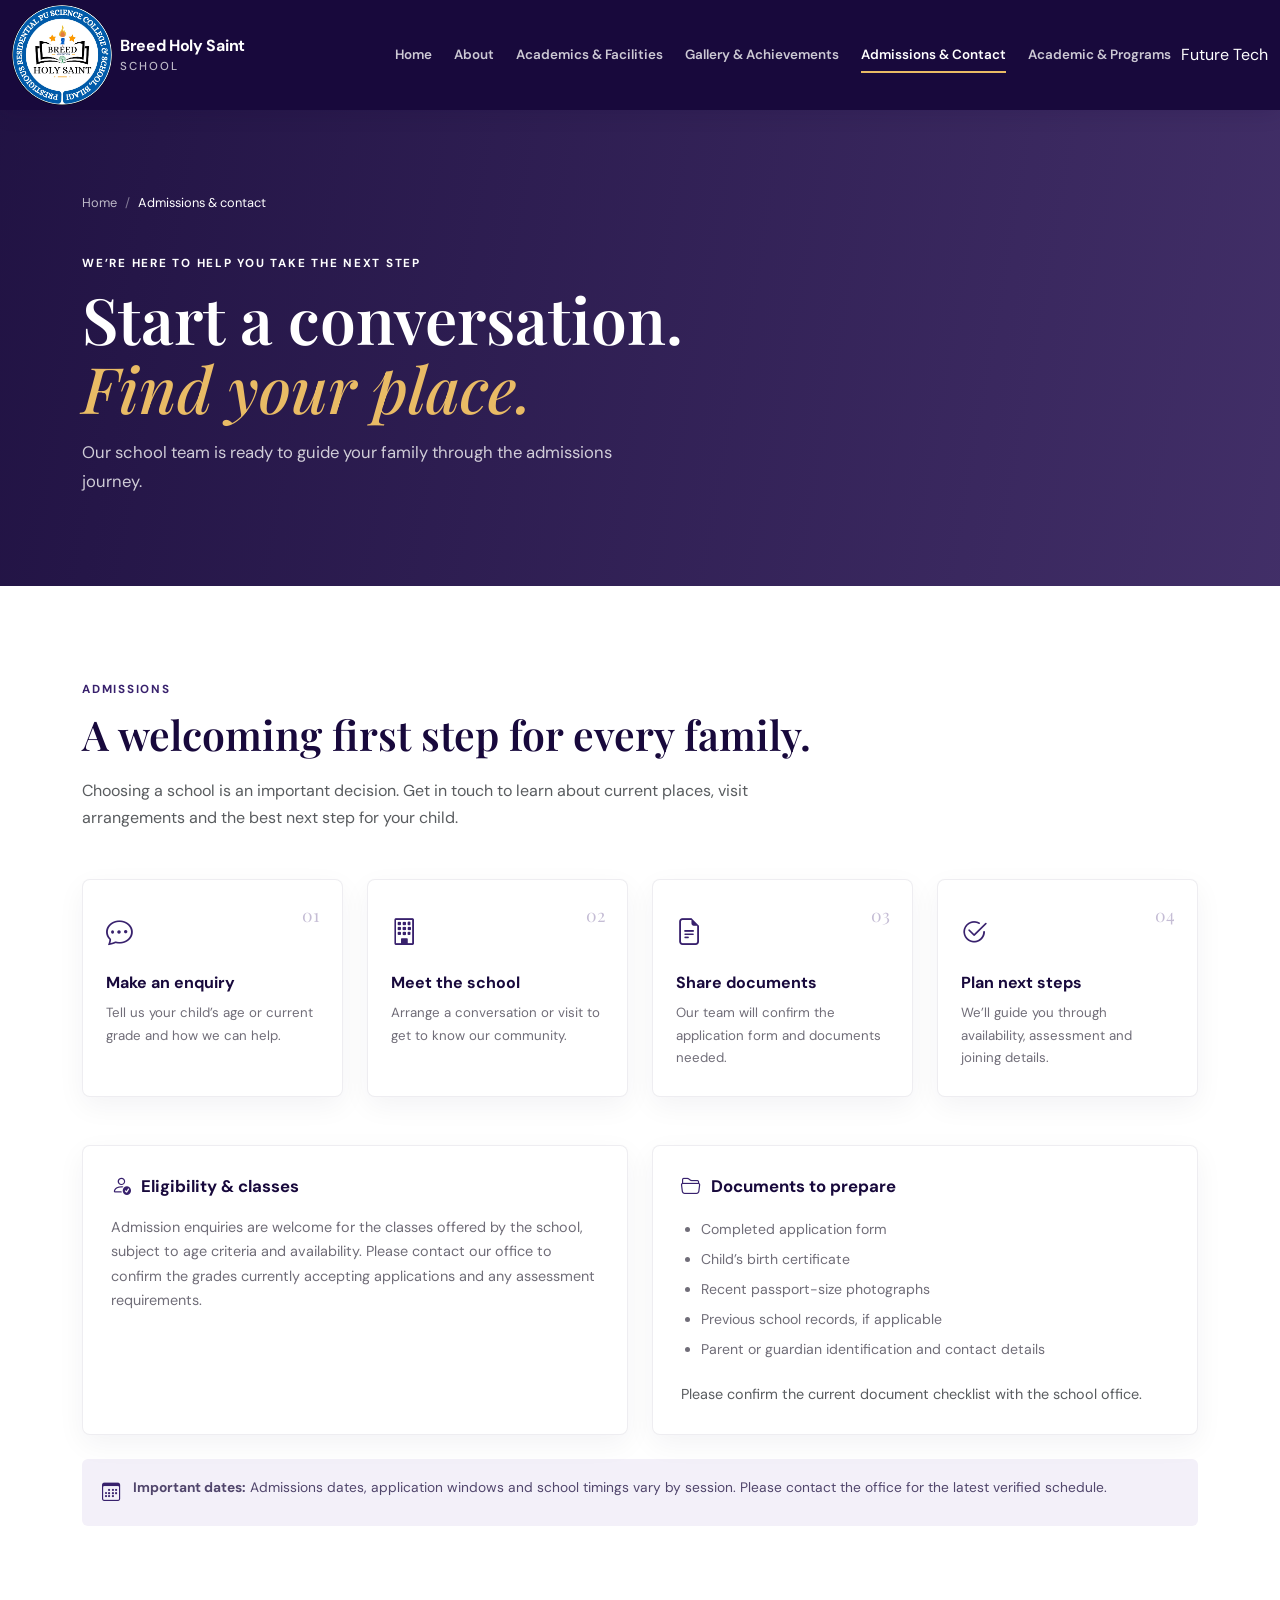
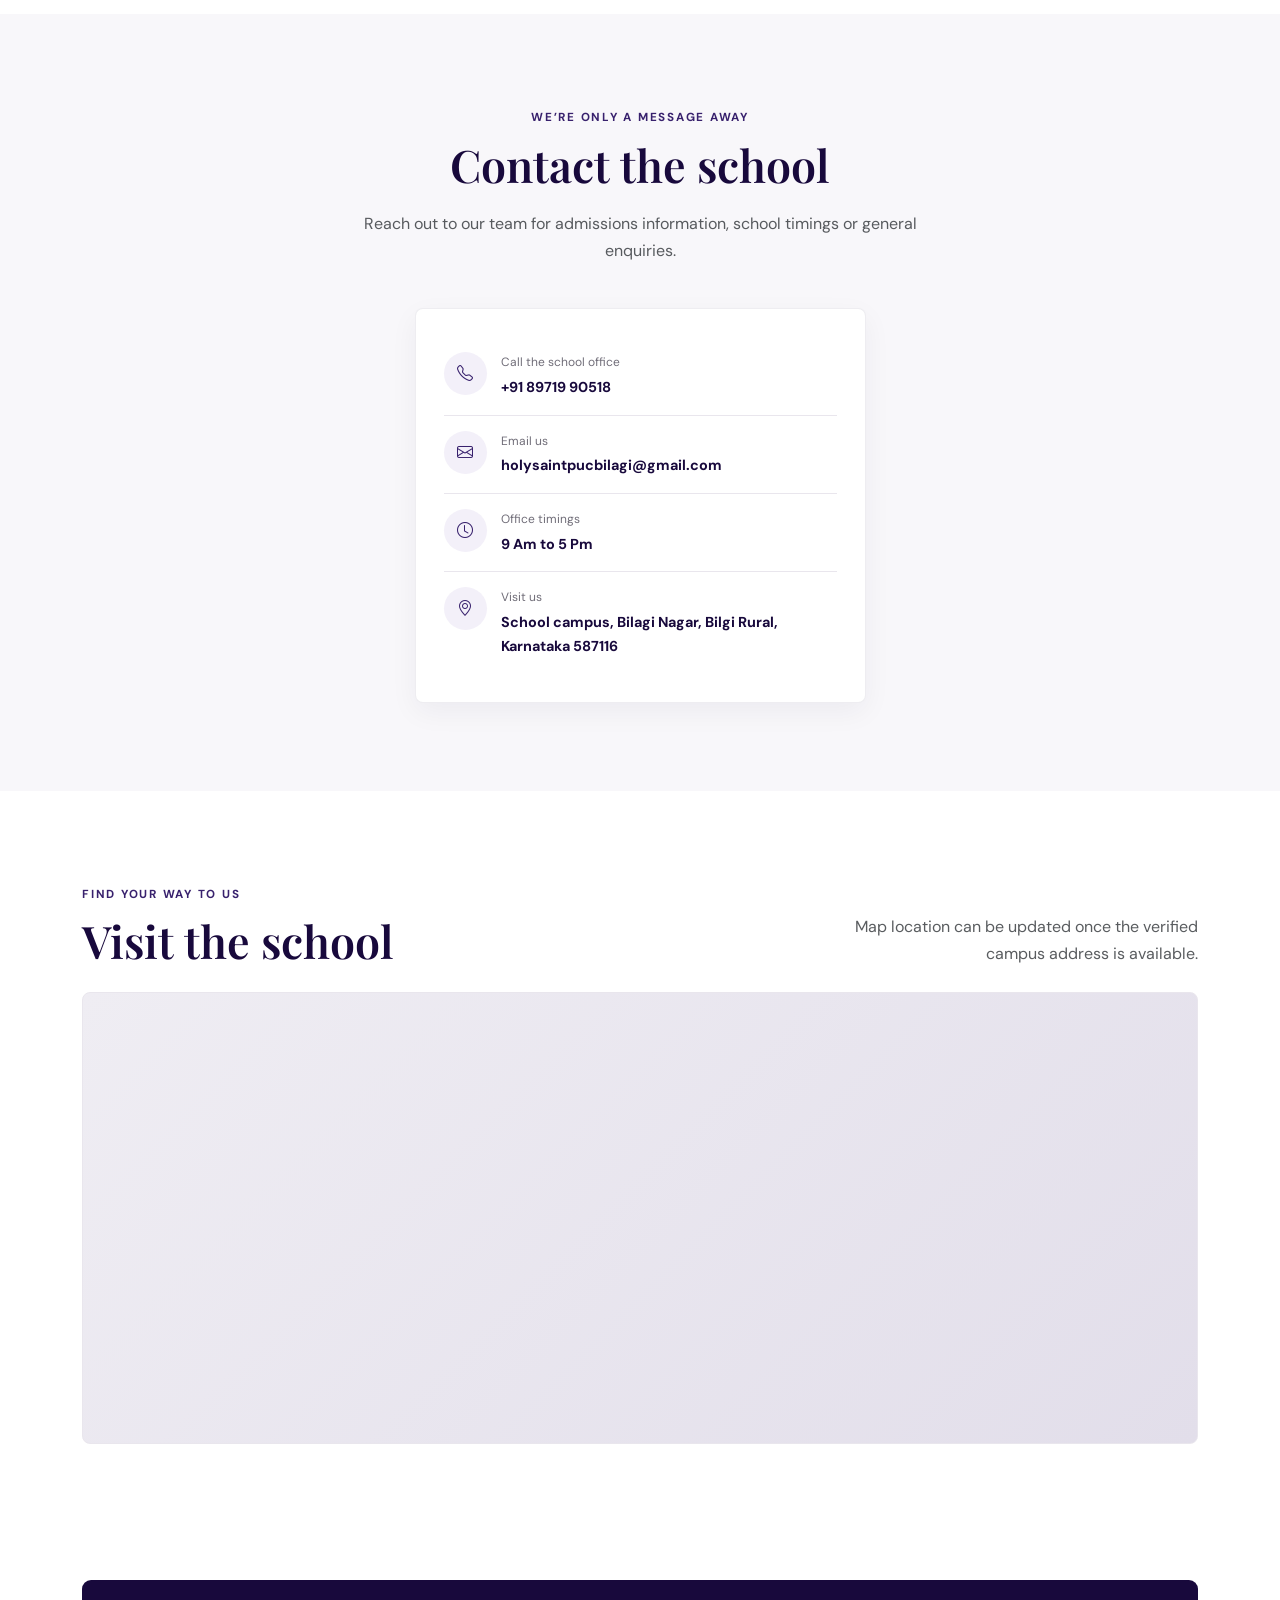
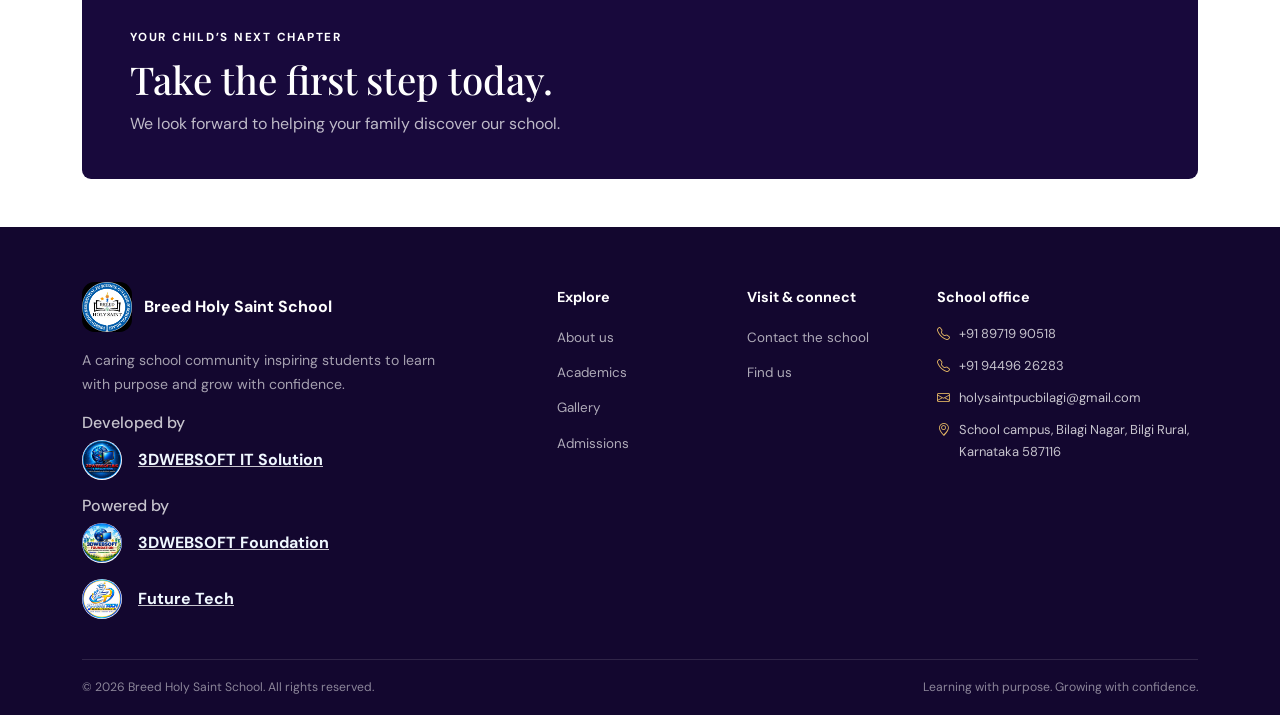
<file: admissions.html>
<!doctype html>

<html lang="en">
  <head>
    <meta charset="utf-8">
    <meta name="viewport" content="width=device-width, initial-scale=1">
    <meta name="description" content="Find admissions information and contact Breed Holy Saint School.">
    <title>Admissions &amp; Contact | Breed Holy Saint School</title>
    <link rel="preconnect" href="https://fonts.googleapis.com">
    <link rel="preconnect" href="https://fonts.gstatic.com" crossorigin>
    <link href="https://fonts.googleapis.com/css2?family=DM+Sans:wght@400;500;600;700&family=Playfair+Display:wght@500;600;700&display=swap" rel="stylesheet">
    <link href="https://cdn.jsdelivr.net/npm/bootstrap@5.3.8/dist/css/bootstrap.min.css" rel="stylesheet">
    <link href="https://cdn.jsdelivr.net/npm/bootstrap-icons@1.11.3/font/bootstrap-icons.min.css" rel="stylesheet">
    <link href="assets/css/common.css" rel="stylesheet">
    <link href="assets/css/admissions.css" rel="stylesheet">
  </head>
  <body>
    <a class="skip-link" href="#main-content">Skip to main content</a>
    <nav class="navbar navbar-expand-lg navbar-dark site-navbar sticky-top" aria-label="Main navigation">
      <div class="container-fluid">
        <a class="navbar-brand d-flex align-items-center gap-2" href="index.html" aria-label="Breed Holy Saint School home">
      <span>
          <img src="./assets/images/HolySaintSchool.jpg.jpg" style="border-radius: 50%; height: 100px;">
        </span>
      <span class="brand-name">Breed Holy Saint <small>School</small>
      </span>
    </a>
    <button class="navbar-toggler" type="button" data-bs-toggle="collapse" data-bs-target="#mainNav" aria-controls="mainNav" aria-expanded="false" aria-label="Toggle navigation"><span class="navbar-toggler-icon"></span></button>   
    <div class="collapse navbar-collapse" id="mainNav">
         <ul class="navbar-nav ms-auto align-items-lg-center">
            <li class="nav-item">
              <a class="nav-link" href="index.html">Home</a>
            </li>
            <li class="nav-item">
              <a class="nav-link " aria-current="page" href="about.html">About</a>
            </li>
            <li class="nav-item">
              <a class="nav-link" href="academics.html">Academics &amp; Facilities</a>
            </li>
            <li class="nav-item">
              <a class="nav-link" href="gallery.html">Gallery &amp; Achievements</a>
            </li>
            <li class="nav-item">
              <a class="nav-link active" href="admissions.html">Admissions &amp; Contact</a>
            </li>
             <li class="nav-item">
              <a class="nav-link" href="AcademicPrograms.html">Academic  &amp; Programs</a>
            </li>
          </ul>
          <a href="https://www.futuretechschool.online/student-login.html" style="color: white;text-decoration: none;">Future Tech</a>
        </div>
      </div>
    </nav>
    <main id="main-content">
      <section class="page-hero">
        <div class="container">
          <nav aria-label="breadcrumb">
            <ol class="breadcrumb">
              <li class="breadcrumb-item"><a href="index.html">Home</a></li>
              <li class="breadcrumb-item active" aria-current="page">Admissions &amp; contact</li>
            </ol>
          </nav>
          <span class="eyebrow text-white">We’re here to help you take the next step</span>
          <h1>Start a conversation.<br><em>Find your place.</em></h1>
          <p>Our school team is ready to guide your family through the admissions journey.</p>
        </div>
      </section>
      <section class="section-space">
        <div class="container">
          <div class="admissions-intro">
            <div>
              <span class="eyebrow">Admissions</span>
              <h2 class="section-title">A welcoming first step for every family.</h2>
              <p class="text-muted">Choosing a school is an important decision. Get in touch to learn about current places, visit arrangements and the best next step for your child.</p>
            </div>
          </div>
          <div class="row g-4 mt-2">
            <div class="col-md-6 col-lg-3">
              <article class="admission-step">
                <span>01</span><i class="bi bi-chat-dots"></i>
                <h3>Make an enquiry</h3>
                <p>Tell us your child’s age or current grade and how we can help.</p>
              </article>
            </div>
            <div class="col-md-6 col-lg-3">
              <article class="admission-step">
                <span>02</span><i class="bi bi-building"></i>
                <h3>Meet the school</h3>
                <p>Arrange a conversation or visit to get to know our community.</p>
              </article>
            </div>
            <div class="col-md-6 col-lg-3">
              <article class="admission-step">
                <span>03</span><i class="bi bi-file-earmark-text"></i>
                <h3>Share documents</h3>
                <p>Our team will confirm the application form and documents needed.</p>
              </article>
            </div>
            <div class="col-md-6 col-lg-3">
              <article class="admission-step">
                <span>04</span><i class="bi bi-check2-circle"></i>
                <h3>Plan next steps</h3>
                <p>We’ll guide you through availability, assessment and joining details.</p>
              </article>
            </div>
          </div>
          <div class="row g-4 mt-4">
            <div class="col-lg-6">
              <article class="detail-card h-100">
                <h3><i class="bi bi-person-check"></i> Eligibility &amp; classes</h3>
                <p>Admission enquiries are welcome for the classes offered by the school, subject to age criteria and availability. Please contact our office to confirm the grades currently accepting applications and any assessment requirements.</p>
              </article>
            </div>
            <div class="col-lg-6">
              <article class="detail-card h-100">
                <h3><i class="bi bi-folder2-open"></i> Documents to prepare</h3>
                <ul class="check-list">
                  <li>Completed application form</li>
                  <li>Child’s birth certificate</li>
                  <li>Recent passport-size photographs</li>
                  <li>Previous school records, if applicable</li>
                  <li>Parent or guardian identification and contact details</li>
                </ul>
                <p class="small text-muted mb-0">Please confirm the current document checklist with the school office.</p>
              </article>
            </div>
          </div>
          <div class="notice-card mt-4">
            <i class="bi bi-calendar3"></i>
            <p class="mb-0"><strong>Important dates:</strong> Admissions dates, application windows and school timings vary by session. Please contact the office for the latest verified schedule.</p>
          </div>
        </div>
      </section>
      <section class="section-space soft-section" id="contact">
        <div class="container">
          <div class="section-heading text-center">
            <span class="eyebrow">We’re only a message away</span>
            <h2 class="section-title">Contact the school</h2>
            <p class="text-muted mx-auto">Reach out to our team for admissions information, school timings or general enquiries.</p>
          </div>
          <div class="row g-4 mt-3 justify-content-center">
            <div class="col-lg-5">
              <div class="contact-card h-100">
                <div class="contact-detail">
                  <span><i class="bi bi-telephone"></i></span>
                  <div><small>Call the school office</small>
                    <a href="tel:+918971990518">+91 89719 90518</a>
                  </div>
                </div>
                <div class="contact-detail">
                  <span><i class="bi bi-envelope"></i></span>
                  <div><small>Email us</small><a href="holysaintpucbilagi@gmail.com">holysaintpucbilagi@gmail.com</a></div>
                </div>
                <div class="contact-detail">
                  <span><i class="bi bi-clock"></i></span>
                  <div>
                    <small>Office timings</small>
                    <p>9 Am to 5 Pm</p>
                  </div>
                </div>
                <div class="contact-detail">
                  <span><i class="bi bi-geo-alt"></i></span>
                  <div>
                    <small>Visit us</small>
                    <p>School campus, Bilagi Nagar, Bilgi Rural, Karnataka 587116</p>
                  </div>
                </div>
              </div>
            </div>
          </div>
        </div>
        </div>
  </div>
      </section>
      <section class="section-space" id="location">
        <div class="container">
          <div class="row align-items-end mb-4">
            <div class="col-lg-8">
              <span class="eyebrow">Find your way to us</span>
              <h2 class="section-title mb-0">Visit the school</h2>
            </div>
            <div class="col-lg-4 text-lg-end mt-3 mt-lg-0">
              <p class="text-muted mb-0">Map location can be updated once the verified campus address is available.</p>
            </div>
          </div>
          <div class="map-panel">
            <iframe
                src="https://www.google.com/maps?q=Holy+Saint+Educational+Institute,+16.345689,75.634573&output=embed"
                width="100%"
                height="450"
                style="border:0;"
                allowfullscreen=""
                loading="lazy"
                referrerpolicy="no-referrer-when-downgrade">
            </iframe>
        </div>
        
        </div>
      </section>
      <section class="section-space-sm">
        <div class="container">
          <div class="admission-banner-inner">
            <div>
              <span class="eyebrow text-white">Your child’s next chapter</span>
              <h2>Take the first step today.</h2>
              <p>We look forward to helping your family discover our school.</p>
            </div>
          </div>
        </div>
      </section>
    </main>
    <footer class="site-footer">
      <div class="container">
        <div class="row gy-4">
           <div class="col-lg-5">
            <a class="footer-brand" href="index.html">
              <span>
                <img 
                  src="./assets/images/HolySaintSchool.jpg.jpg"
                  alt="Breed Holy Saint School"
                  style="border-radius: 25%; height: 50px;"
                >
              </span>
              <span>Breed Holy Saint School</span>
            </a>
            <p class="footer-intro">
              A caring school community inspiring students to learn with purpose 
              and grow with confidence.
            </p>
            <h6 class="mt-3">Developed by</h6>
            <a href="https://www.3dwebsoftitsolutions.com/">
            <div>
              <div class="d-flex align-items-center gap-3">
                <img 
                  src="./assets/images/logo3d.png"
                  alt="3DWEBSOFT Logo"
                  style="width: 40px; height: 40px; border-radius: 50%;"
                >
                <p class="mb-0" style="color: aliceblue; font-weight: bold;">
                  3DWEBSOFT IT Solution
                </p>
              </div>
            </div>
            </a>
            <h6 class="mt-3">Powered by</h6>
            <a href="https://www.3dwebsoftfoundation.org/">
            <div class="mt-1">
              <div class="d-flex align-items-center gap-3">
                <img 
                  src="./assets/images/foundation3d.jpeg"
                  alt="3DWEBSOFT Logo"
                  style="width: 40px; height: 40px; border-radius: 50%;"
                >
                <p class="mb-0" style="color: aliceblue; font-weight: bold;">
                  3DWEBSOFT Foundation
                </p>
              </div>
            </div>
            </a>
            <a href="https://www.futuretechschool.online/student-login.html">
            <div class="mt-3">
              <div class="d-flex align-items-center gap-3">
                <img 
                  src="./assets/images/futuretech.jpeg"
                  alt="3DWEBSOFT Logo"
                  style="width: 40px; height: 40px; border-radius: 50%;"
                >
                <p class="mb-0" style="color: aliceblue; font-weight: bold;">
                  Future Tech
                </p>

              </div>
            </div>
            </a>
          </div>
          <div class="col-6 col-lg-2">
            <h2 class="footer-heading">Explore</h2>
            <ul class="footer-links">
              <li><a href="about.html">About us</a></li>
              <li><a href="academics.html">Academics</a></li>
              <li><a href="gallery.html">Gallery</a></li>
              <li><a href="admissions.html">Admissions</a></li>
            </ul>
          </div>
          <div class="col-6 col-lg-2">
            <h2 class="footer-heading">Visit &amp; connect</h2>
            <ul class="footer-links">
              <li><a href="#contact">Contact the school</a></li>
              <li><a href="#location">Find us</a></li>
            </ul>
          </div>
          <div class="col-lg-3">
            <h2 class="footer-heading">School office</h2>
            <p class="footer-contact"><i class="bi bi-telephone"></i> +91 89719 90518</p>
            <p class="footer-contact"><i class="bi bi-telephone"></i> +91 94496 26283</p>
            <p class="footer-contact"><i class="bi bi-envelope"></i> holysaintpucbilagi@gmail.com</p>
            <p class="footer-contact"><i class="bi bi-geo-alt"></i> School campus, Bilagi Nagar, Bilgi Rural, Karnataka 587116</p>
          </div>
        </div>
        <div class="footer-bottom"><span>© <span data-current-year></span> Breed Holy Saint School. All rights reserved.</span><span>Learning with purpose. Growing with confidence.</span></div>
      </div>
    </footer>
    <script src="https://cdn.jsdelivr.net/npm/bootstrap@5.3.8/dist/js/bootstrap.bundle.min.js"></script>
    <script src="assets/js/index.js"></script>
  </body>
</html>
</file>
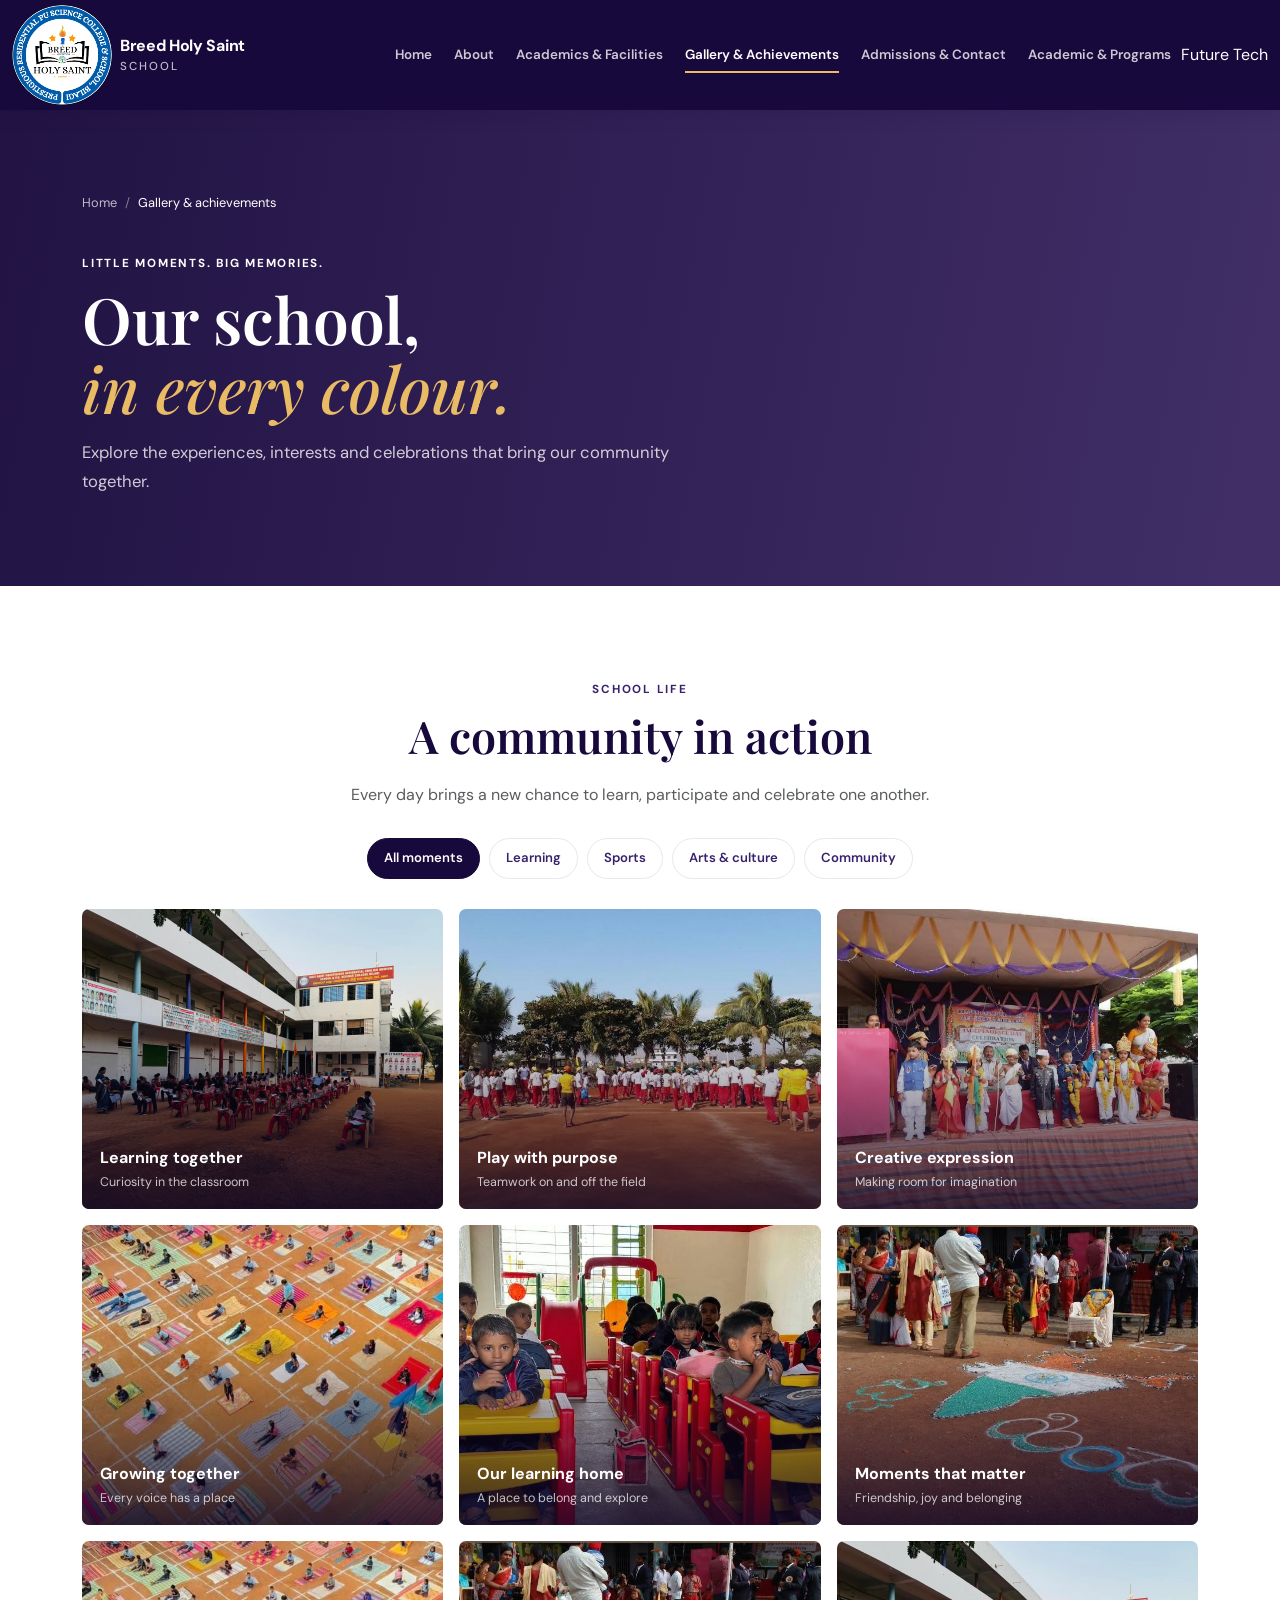
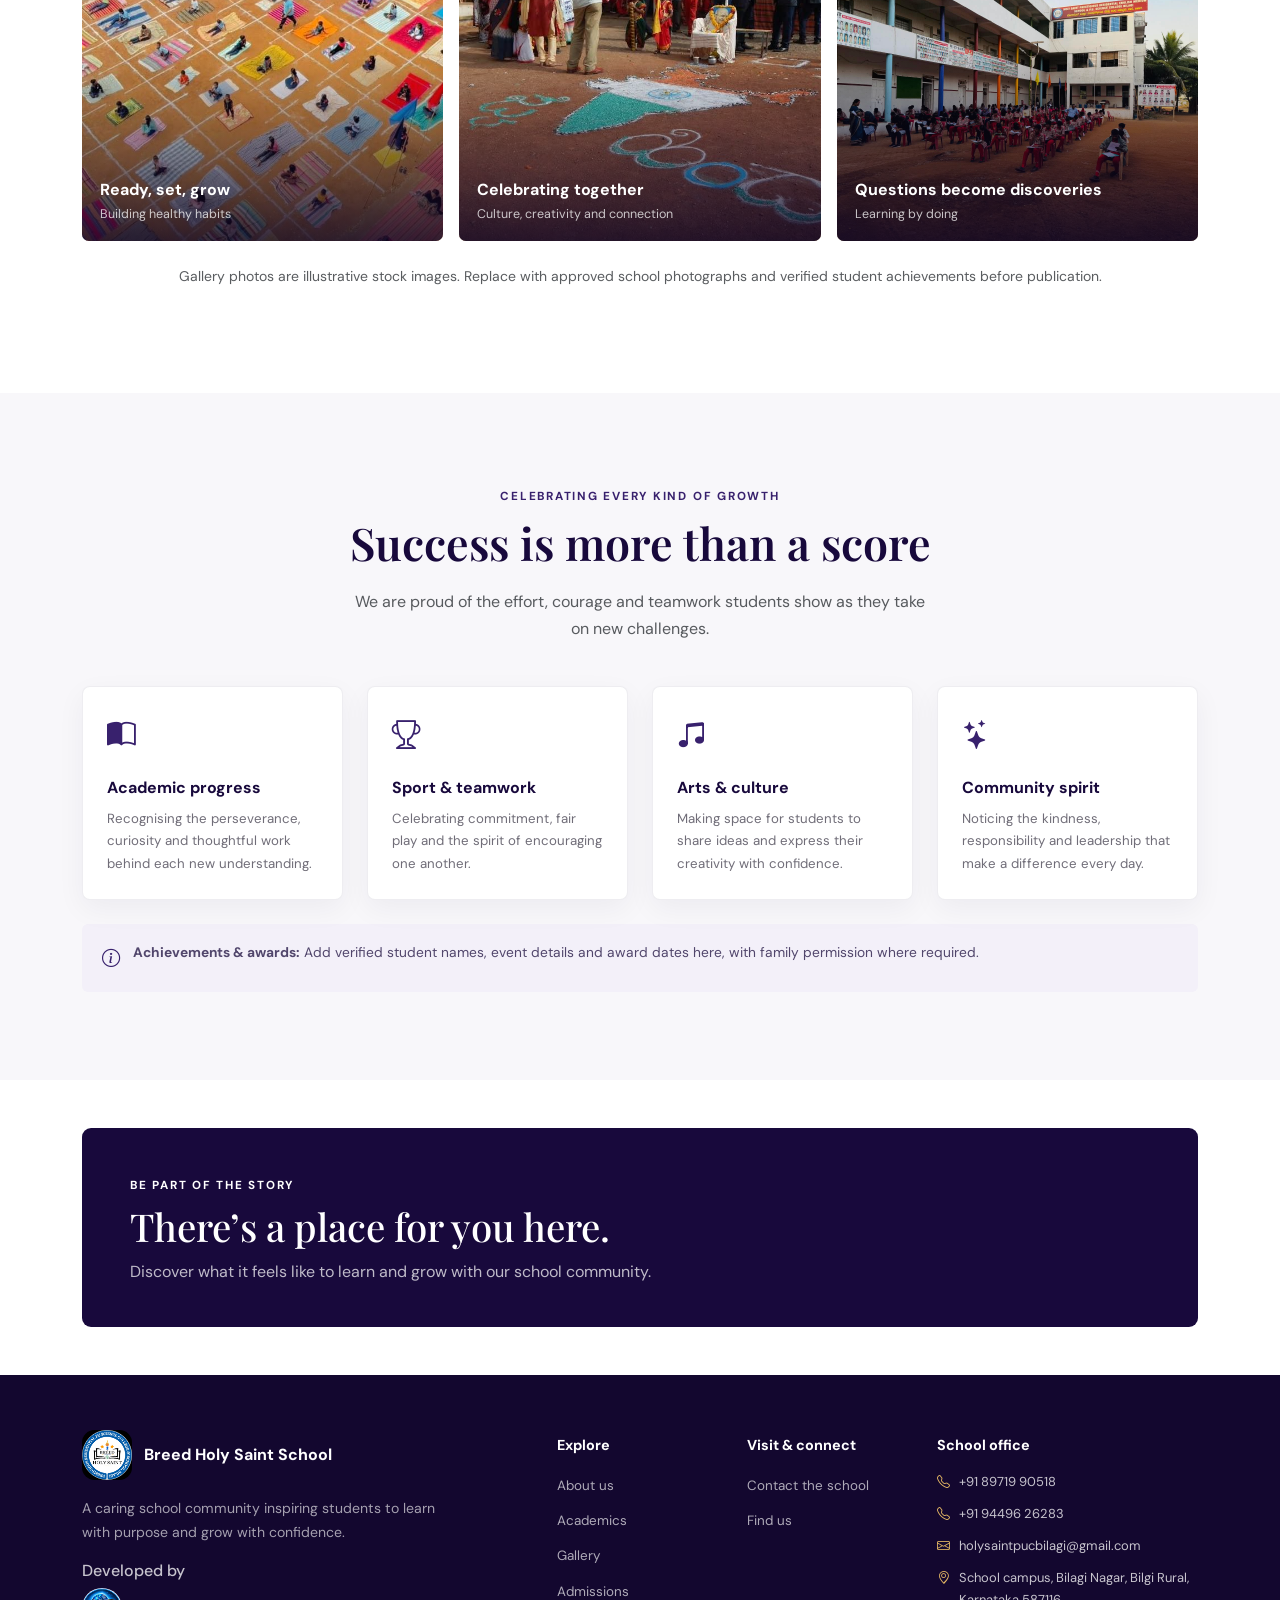
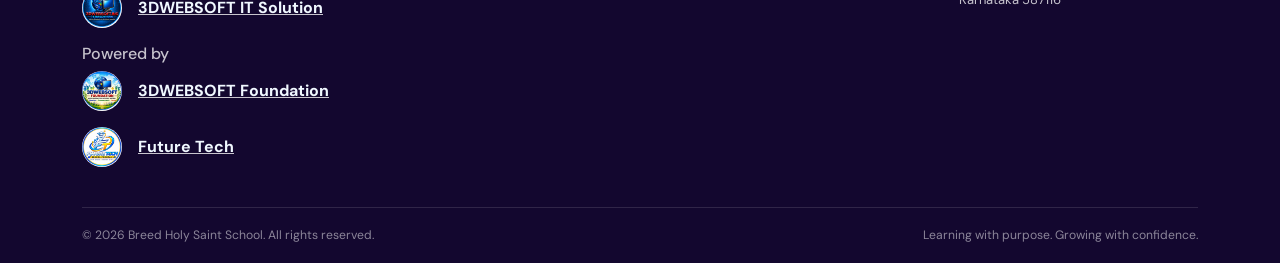
<file: gallery.html>
<!doctype html>
<html lang="en">
  <head>
    <meta charset="utf-8">
    <meta name="viewport" content="width=device-width, initial-scale=1">
    <meta name="description" content="Explore school life, activities and achievements at Breed Holy Saint School.">
    <title>Gallery &amp; Achievements | Breed Holy Saint School</title>
    <link rel="preconnect" href="https://fonts.googleapis.com">
    <link rel="preconnect" href="https://fonts.gstatic.com" crossorigin>
    <link href="https://fonts.googleapis.com/css2?family=DM+Sans:wght@400;500;600;700&family=Playfair+Display:wght@500;600;700&display=swap" rel="stylesheet">
    <link href="https://cdn.jsdelivr.net/npm/bootstrap@5.3.8/dist/css/bootstrap.min.css" rel="stylesheet">
    <link href="https://cdn.jsdelivr.net/npm/bootstrap-icons@1.11.3/font/bootstrap-icons.min.css" rel="stylesheet">
    <link href="assets/css/common.css" rel="stylesheet">
    <link href="assets/css/gallery.css" rel="stylesheet">
  </head>
  <body>
    <a class="skip-link" href="#main-content">Skip to main content</a>
    <nav class="navbar navbar-expand-lg navbar-dark site-navbar sticky-top" aria-label="Main navigation">
      <div class="container-fluid">
        <a class="navbar-brand d-flex align-items-center gap-2" href="index.html" aria-label="Breed Holy Saint School home"><span><img src="./assets/images/HolySaintSchool.jpg.jpg" style="border-radius: 50%; height: 100px;"></span><span class="brand-name">Breed Holy Saint <small>School</small></span></a>
        <button class="navbar-toggler" type="button" data-bs-toggle="collapse" data-bs-target="#mainNav" aria-controls="mainNav" aria-expanded="false" aria-label="Toggle navigation"><span class="navbar-toggler-icon"></span></button>
        <div class="collapse navbar-collapse" id="mainNav">
          <ul class="navbar-nav ms-auto align-items-lg-center">
            <li class="nav-item">
              <a class="nav-link" href="index.html">Home</a>
            </li>
            <li class="nav-item">
              <a class="nav-link" href="about.html">About</a>
            </li>
            <li class="nav-item">
              <a class="nav-link" href="academics.html">Academics &amp; Facilities</a>
            </li>
            <li class="nav-item">
              <a class="nav-link active" aria-current="page" href="gallery.html">Gallery &amp; Achievements</a>
            </li>
            <li class="nav-item">
              <a class="nav-link" href="admissions.html">Admissions &amp; Contact</a>
            </li>
            <li class="nav-item">
              <a class="nav-link" href="AcademicPrograms.html">Academic  &amp; Programs</a>
            </li>
            
          </ul>
          <a href="https://www.futuretechschool.online/student-login.html" style="color: white;text-decoration: none;">Future Tech</a>
        </div>
      </div>
    </nav>
    <main id="main-content">
      <section class="page-hero">
        <div class="container">
          <nav aria-label="breadcrumb">
            <ol class="breadcrumb">
              <li class="breadcrumb-item">
                <a href="index.html">Home</a>
              </li>
              <li class="breadcrumb-item active" aria-current="page">Gallery &amp; achievements</li>
            </ol>
          </nav>
          <span class="eyebrow text-white">Little moments. Big memories.</span>
          <h1>Our school,<br><em>in every colour.</em></h1>
          <p>Explore the experiences, interests and celebrations that bring our community together.</p>
        </div>
      </section>
      <section class="section-space">
        <div class="container">
          <div class="section-heading text-center">
            <span class="eyebrow">School life</span>
            <h2 class="section-title">A community in action</h2>
            <p class="text-muted mx-auto">Every day brings a new chance to learn, participate and celebrate one another.</p>
          </div>
          <div class="gallery-filters" role="group" aria-label="Filter gallery images">
            <button class="gallery-filter active" type="button" data-gallery-filter="all" aria-pressed="true">All moments</button>
            <button class="gallery-filter" type="button" data-gallery-filter="learning" aria-pressed="false">Learning</button>
            <button class="gallery-filter" type="button" data-gallery-filter="sports" aria-pressed="false">Sports</button>
            <button class="gallery-filter" type="button" data-gallery-filter="culture" aria-pressed="false">Arts &amp; culture</button>
            <button class="gallery-filter" type="button" data-gallery-filter="community" aria-pressed="false">Community</button>
          </div>
          <div class="row g-3 gallery-grid">
            <div class="col-6 col-lg-4 gallery-item" data-category="learning">
              <figure class="gallery-card">
                <img src="./assets/images/schoolgroundwithchildren.jpeg" alt="Students participating in a classroom lesson">
                <figcaption><span>Learning together</span><small>Curiosity in the classroom</small></figcaption>
              </figure>
            </div>
            <div class="col-6 col-lg-4 gallery-item" data-category="sports">
              <figure class="gallery-card">
                <img src="./assets/images/playground.jpeg" alt="Students participating in a classroom lesson">
                <figcaption><span>Play with purpose</span><small>Teamwork on and off the field</small></figcaption>
              </figure>
            </div>
            <div class="col-6 col-lg-4 gallery-item" data-category="culture">
              <figure class="gallery-card">
                <img src="./assets/images/festival.jpeg" alt="Colourful art supplies for a creative school activity">
                <figcaption><span>Creative expression</span><small>Making room for imagination</small></figcaption>
              </figure>
            </div>
            <div class="col-6 col-lg-4 gallery-item" data-category="community">
              <figure class="gallery-card">
                <img src="./assets/images/groundimg3.jpeg" alt="Students taking part in a group activity">
                <figcaption><span>Growing together</span><small>Every voice has a place</small></figcaption>
              </figure>
            </div>
            <div class="col-6 col-lg-4 gallery-item" data-category="learning">
              <figure class="gallery-card">
                <img src="./assets/images/classroom1.jpeg" alt="School campus surrounded by greenery">
                <figcaption><span>Our learning home</span><small>A place to belong and explore</small></figcaption>
              </figure>
            </div>
            <div class="col-6 col-lg-4 gallery-item" data-category="community">
              <figure class="gallery-card">
                <img src="./assets/images/groundimg2.jpeg" alt="Happy students enjoying time at school">
                <figcaption><span>Moments that matter</span><small>Friendship, joy and belonging</small></figcaption>
              </figure>
            </div>
            <div class="col-6 col-lg-4 gallery-item" data-category="sports">
              <figure class="gallery-card">
                <img src="./assets/images/groundimg3.jpeg" alt="Athletes preparing for a sports activity">
                <figcaption><span>Ready, set, grow</span><small>Building healthy habits</small></figcaption>
              </figure>
            </div>
            <div class="col-6 col-lg-4 gallery-item" data-category="culture">
              <figure class="gallery-card">
                <img src="./assets/images/groundimg2.jpeg" alt="Festive lights at a community celebration">
                <figcaption><span>Celebrating together</span><small>Culture, creativity and connection</small></figcaption>
              </figure>
            </div>
            <div class="col-6 col-lg-4 gallery-item" data-category="learning">
              <figure class="gallery-card">
                <img src="./assets/images/schoolgroundwithchildren.jpeg" alt="Hands-on science learning equipment">
                <figcaption><span>Questions become discoveries</span><small>Learning by doing</small></figcaption>
              </figure>
            </div>
          </div>
          <p class="small text-muted mt-4 text-center">Gallery photos are illustrative stock images. Replace with approved school photographs and verified student achievements before publication.</p>
        </div>
      </section>
      <section class="section-space soft-section">
        <div class="container">
          <div class="section-heading text-center">
            <span class="eyebrow">Celebrating every kind of growth</span>
            <h2 class="section-title">Success is more than a score</h2>
            <p class="text-muted mx-auto">We are proud of the effort, courage and teamwork students show as they take on new challenges.</p>
          </div>
          <div class="row g-4 mt-3">
            <div class="col-md-6 col-lg-3">
              <article class="achievement-card">
                <i class="bi bi-book-half"></i>
                <h3>Academic progress</h3>
                <p>Recognising the perseverance, curiosity and thoughtful work behind each new understanding.</p>
              </article>
            </div>
            <div class="col-md-6 col-lg-3">
              <article class="achievement-card">
                <i class="bi bi-trophy"></i>
                <h3>Sport &amp; teamwork</h3>
                <p>Celebrating commitment, fair play and the spirit of encouraging one another.</p>
              </article>
            </div>
            <div class="col-md-6 col-lg-3">
              <article class="achievement-card">
                <i class="bi bi-music-note-beamed"></i>
                <h3>Arts &amp; culture</h3>
                <p>Making space for students to share ideas and express their creativity with confidence.</p>
              </article>
            </div>
            <div class="col-md-6 col-lg-3">
              <article class="achievement-card">
                <i class="bi bi-stars"></i>
                <h3>Community spirit</h3>
                <p>Noticing the kindness, responsibility and leadership that make a difference every day.</p>
              </article>
            </div>
          </div>
          <div class="notice-card mt-4">
            <i class="bi bi-info-circle"></i>
            <p class="mb-0"><strong>Achievements &amp; awards:</strong> Add verified student names, event details and award dates here, with family permission where required.</p>
          </div>
        </div>
      </section>
      <section class="section-space-sm">
        <div class="container">
          <div class="admission-banner-inner">
            <div>
              <span class="eyebrow text-white">Be part of the story</span>
              <h2>There’s a place for you here.</h2>
              <p>Discover what it feels like to learn and grow with our school community.</p>
            </div>
          
          </div>
        </div>
      </section>
    </main>
    <footer class="site-footer">
      <div class="container">
        <div class="row gy-4">
           <div class="col-lg-5">
            <a class="footer-brand" href="index.html">
              <span>
                <img 
                  src="./assets/images/HolySaintSchool.jpg.jpg"
                  alt="Breed Holy Saint School"
                  style="border-radius: 25%; height: 50px;"
                >
              </span>
              <span>Breed Holy Saint School</span>
            </a>
            <p class="footer-intro">
              A caring school community inspiring students to learn with purpose 
              and grow with confidence.
            </p>
            <h6 class="mt-3">Developed by</h6>
            <a href="https://www.3dwebsoftitsolutions.com/">
            <div>
              <div class="d-flex align-items-center gap-3">
                <img 
                  src="./assets/images/logo3d.png"
                  alt="3DWEBSOFT Logo"
                  style="width: 40px; height: 40px; border-radius: 50%;"
                >
                <p class="mb-0" style="color: aliceblue; font-weight: bold;">
                  3DWEBSOFT IT Solution
                </p>
              </div>
            </div>
            </a>
            <h6 class="mt-3">Powered by</h6>
            <a href="https://www.3dwebsoftfoundation.org/">
            <div class="mt-1">
              <div class="d-flex align-items-center gap-3">
                <img 
                  src="./assets/images/foundation3d.jpeg"
                  alt="3DWEBSOFT Logo"
                  style="width: 40px; height: 40px; border-radius: 50%;"
                >
                <p class="mb-0" style="color: aliceblue; font-weight: bold;">
                  3DWEBSOFT Foundation
                </p>
              </div>
            </div>
            </a>
            <a href="https://www.futuretechschool.online/student-login.html">
            <div class="mt-3">
              <div class="d-flex align-items-center gap-3">
                <img 
                  src="./assets/images/futuretech.jpeg"
                  alt="3DWEBSOFT Logo"
                  style="width: 40px; height: 40px; border-radius: 50%;"
                >
                <p class="mb-0" style="color: aliceblue; font-weight: bold;">
                  Future Tech
                </p>

              </div>
            </div>
            </a>
          </div>
          <div class="col-6 col-lg-2">
            <h2 class="footer-heading">Explore</h2>
            <ul class="footer-links">
              <li><a href="about.html">About us</a></li>
              <li><a href="academics.html">Academics</a></li>
              <li><a href="gallery.html">Gallery</a></li>
              <li><a href="admissions.html">Admissions</a></li>
            </ul>
          </div>
          <div class="col-6 col-lg-2">
            <h2 class="footer-heading">Visit &amp; connect</h2>
            <ul class="footer-links">
              <li><a href="#contact">Contact the school</a></li>
              <li><a href="#location">Find us</a></li>
            </ul>
          </div>
          <div class="col-lg-3">
            <h2 class="footer-heading">School office</h2>
            <p class="footer-contact"><i class="bi bi-telephone"></i> +91 89719 90518</p>
            <p class="footer-contact"><i class="bi bi-telephone"></i> +91 94496 26283</p>
            <p class="footer-contact"><i class="bi bi-envelope"></i> holysaintpucbilagi@gmail.com</p>
            <p class="footer-contact"><i class="bi bi-geo-alt"></i> School campus, Bilagi Nagar, Bilgi Rural, Karnataka 587116</p>
          </div>
        </div>
        <div class="footer-bottom"><span>© <span data-current-year></span> Breed Holy Saint School. All rights reserved.</span><span>Learning with purpose. Growing with confidence.</span></div>
      </div>
    </footer>
    <script src="https://cdn.jsdelivr.net/npm/bootstrap@5.3.8/dist/js/bootstrap.bundle.min.js"></script>
    <script src="assets/js/index.js"></script>
  </body>
</html>
</file>
<file: assets/css/common.css>
:root {
  --purple: #18093c;
  --purple-mid: #38216d;
  --purple-light: #f3f0f9;
  --gold: #e9bb65;
  --ink: #201c2a;
  --muted: #706d78;
  --line: #e9e6ed;
  --surface: #fff;
  --soft: #f8f7fa;
  --font-body: "DM Sans", sans-serif;
  --font-heading: "Playfair Display", Georgia, serif;
}
* {
  box-sizing: border-box;
}
html {
  scroll-behavior: smooth;
  scroll-padding-top: 90px;
}
body {
  margin: 0;
  color: var(--ink);
  background: var(--surface);
  font-family: var(--font-body);
  font-size: 16px;
  line-height: 1.7;
}
a {
  color: inherit;
}
.skip-link {
  position: absolute;
  z-index: 2000;
  top: 8px;
  left: 8px;
  padding: 8px 14px;
  color: var(--purple);
  background: white;
  border-radius: 5px;
  transform: translateY(-150%);
}
.skip-link:focus {
  transform: translateY(0);
}
.site-navbar {
  min-height: 82px;
  padding: 0px 0;
  background: var(--purple);
  box-shadow: 0 4px 18px rgb(24 9 60 / 13%);
}
.navbar-brand {
  margin-right: 1.5rem;
}
.brand-mark {
  display: inline-grid;
  width: 47px;
  height: 47px;
  place-items: center;
  flex: 0 0 auto;
  color: var(--purple);
  background: var(--gold);
  border: 2px solid rgb(255 255 255 / 75%);
  border-radius: 50%;
  font-size: 1.35rem;
}
.brand-name {
  color: #fff;
  font-size: 1rem;
  font-weight: 700;
  line-height: 1.15;
  letter-spacing: -.02em;
}
.brand-name small {
  display: block;
  margin-top: 4px;
  color: rgb(255 255 255 / 72%);
  font-size: .72rem;
  font-weight: 500;
  letter-spacing: .17em;
  text-transform: uppercase;
}
.site-navbar .navbar-nav {
  gap: 2px;
}
.site-navbar .nav-link {
  position: relative;
  padding: 9px 10px !important;
  color: rgb(255 255 255 / 78%);
  font-size: .84rem;
  font-weight: 600;
  white-space: nowrap;
  transition: color .2s ease;
}
.site-navbar .nav-link:hover {
  color: #fff !important;
}
.site-navbar .nav-link:focus {
  color: #fff !important;
}
.site-navbar .nav-link.active {
  color: #fff !important;
}
.site-navbar .nav-link.active::after {
  position: absolute;
  right: 10px;
  bottom: 2px;
  left: 10px;
  height: 2px;
  background: var(--gold);
  content: "";
}
.navbar-toggler {
  border-color: rgb(255 255 255 / 32%);
}
.navbar-toggler:focus {
  box-shadow: 0 0 0 .2rem rgb(233 187 101 / 35%);
}
.nav-search {
  display: flex;
  height: 38px;
  border: 1px solid rgb(255 255 255 / 27%);
  border-radius: 4px;
  overflow: hidden;
}
.nav-search input {
  width: 125px;
  min-width: 0;
  padding: 0 10px;
  color: #fff;
  background: transparent;
  border: 0;
  outline: 0;
  font: inherit;
  font-size: .8rem;
}
.nav-search input::placeholder {
  color: rgb(255 255 255 / 68%);
}
.nav-search button {
  padding: 0 11px;
  color: #fff;
  background: transparent;
  border: 0;
}
.nav-search:focus-within {
  border-color: var(--gold);
  box-shadow: 0 0 0 2px rgb(233 187 101 / 22%);
}
.eyebrow {
  display: inline-block;
  margin-bottom: .65rem;
  color: var(--purple-mid);
  font-size: .73rem;
  font-weight: 700;
  letter-spacing: .15em;
  text-transform: uppercase;
}
.page-hero h1 {
  margin: 0 0 1rem;
  font-family: var(--font-heading);
  font-size: clamp(2.7rem, 5.2vw, 4.7rem);
  font-weight: 600;
  line-height: 1.08;
}
.page-hero h1 em {
  color: var(--gold);
  font-weight: 500;
}
.btn {
  padding: 12px 21px;
  border-radius: 4px;
  font-size: .9rem;
  font-weight: 700;
  transition: background-color .2s ease, color .2s ease, transform .2s ease, box-shadow .2s ease;
}
.btn:hover {
  transform: translateY(-2px);
}
.btn-gold {
  color: var(--purple);
  background: var(--gold);
  border: 1px solid var(--gold);
}
.btn-gold:hover {
  color: var(--purple);
  background: #f2ca7c;
  border-color: #f2ca7c;
  box-shadow: 0 7px 18px rgb(0 0 0 / 15%);
}
.btn-gold:focus {
  color: var(--purple);
  background: #f2ca7c;
  border-color: #f2ca7c;
  box-shadow: 0 7px 18px rgb(0 0 0 / 15%);
}
.section-space {
  padding: 88px 0;
}
.section-space-sm {
  padding: 48px 0;
}
.section-title {
  margin: 0 0 1.15rem;
  color: var(--purple);
  font-family: var(--font-heading);
  font-size: clamp(2rem, 3.5vw, 3rem);
  font-weight: 600;
  line-height: 1.18;
}
.section-title em {
  color: var(--purple-mid);
  font-weight: 500;
}
.text-link {
  display: inline-flex;
  align-items: center;
  gap: 9px;
  margin-top: .5rem;
  color: var(--purple-mid);
  font-size: .92rem;
  font-weight: 700;
  text-decoration: none;
}
.text-link i {
  transition: transform .2s ease;
}
.text-link:hover {
  color: var(--purple);
}
.text-link:hover i {
  transform: translateX(4px);
}
.section-heading {
  max-width: 690px;
  margin: 0 auto 20px;
}
.section-heading > p {
  max-width: 580px;
}
.soft-section {
  background: var(--soft);
}
.feature-card {
  height: 100%;
  padding: 28px;
  background: #fff;
  border: 1px solid rgb(24 9 60 / 7%);
  border-radius: 8px;
  box-shadow: 0 9px 28px rgb(24 9 60 / 5%);
}
.feature-card {
  transition: transform .22s ease, box-shadow .22s ease;
}
.feature-card:hover {
  transform: translateY(-4px);
  box-shadow: 0 15px 35px rgb(24 9 60 / 11%);
}
.icon-box {
  display: grid;
  width: 52px;
  height: 52px;
  margin-bottom: 20px;
  place-items: center;
  color: var(--purple-mid);
  background: var(--purple-light);
  border-radius: 12px;
  font-size: 1.45rem;
}
.feature-card h3 {
  margin-bottom: 10px;
  color: var(--purple);
  font-size: 1.13rem;
  font-weight: 700;
}
.feature-card p {
  margin-bottom: 0;
  color: var(--muted);
  font-size: .9rem;
}
.admission-banner-inner {
  display: flex;
  align-items: center;
  justify-content: space-between;
  gap: 30px;
  padding: 42px 48px;
  color: #fff;
  background: var(--purple);
  border-radius: 9px;
}
.admission-banner-inner .eyebrow {
  margin-bottom: 8px;
}
.admission-banner-inner h2 {
  margin: 0 0 8px;
  font-family: var(--font-heading);
  font-size: clamp(1.8rem, 3vw, 2.5rem);
  line-height: 1.2;
}
.admission-banner-inner p {
  margin: 0;
  color: rgb(255 255 255 / 72%);
}
.site-footer {
  padding: 55px 0 0;
  color: rgb(255 255 255 / 76%);
  background: #13072f;
}
.footer-brand {
  display: inline-flex;
  align-items: center;
  gap: 12px;
  color: #fff;
  font-weight: 700;
  text-decoration: none;
}
.footer-brand .brand-mark {
  width: 42px;
  height: 42px;
  font-size: 1.15rem;
}
.footer-intro {
  max-width: 370px;
  margin: 17px 0 0;
  color: rgb(255 255 255 / 62%);
  font-size: .88rem;
}
.footer-heading {
  margin: 7px 0 17px;
  color: #fff;
  font-size: .9rem;
  font-weight: 700;
}
.footer-links {
  margin: 0;
  padding: 0;
  list-style: none;
}
.footer-links li {
  margin-bottom: 8px;
}
.footer-links a {
  color: rgb(255 255 255 / 66%);
  font-size: .84rem;
  text-decoration: none;
}
.footer-links a:hover {
  color: var(--gold);
}
.footer-contact {
  display: flex;
  gap: 9px;
  margin: 0 0 10px;
  font-size: .81rem;
  overflow-wrap: anywhere;
}
.footer-contact i {
  color: var(--gold);
}
.footer-bottom {
  display: flex;
  justify-content: space-between;
  gap: 20px;
  margin-top: 40px;
  padding: 17px 0;
  color: rgb(255 255 255 / 51%);
  border-top: 1px solid rgb(255 255 255 / 12%);
  font-size: .76rem;
}
.page-hero {
  position: relative;
  padding: 82px 0 91px;
  color: #fff;
  background: linear-gradient(100deg, rgb(24 9 60 / 96%), rgb(45 24 87 / 90%)), url("https://images.unsplash.com/photo-1580582932707-520aed937b7b?auto=format&fit=crop&w=1900&q=80") center 42% / cover;
}
.page-hero .breadcrumb {
  margin-bottom: 34px;
  font-size: .8rem;
}
.page-hero .breadcrumb-item {
  color: rgb(255 255 255 / 70%);
  text-decoration: none;
}
.page-hero .breadcrumb-item a {
  color: rgb(255 255 255 / 70%);
  text-decoration: none;
}
.page-hero .breadcrumb-item.active {
  color: #fff;
}
.page-hero .breadcrumb-item + .breadcrumb-item::before {
  color: rgb(255 255 255 / 43%);
}
.page-hero h1 {
  max-width: 760px;
  font-size: clamp(2.8rem, 5vw, 4.4rem);
}
.page-hero p {
  max-width: 590px;
  margin: 0;
  color: rgb(255 255 255 / 78%);
  font-size: 1.04rem;
}
.page-hero .eyebrow {
  color: var(--gold);
}
.story-image {
  height: 430px;
  object-fit: cover;
}
.notice-card {
  display: flex;
  gap: 13px;
  align-items: flex-start;
  padding: 17px 20px;
  color: var(--purple-mid);
  background: var(--purple-light);
  border-radius: 6px;
  font-size: .86rem;
}
.notice-card > i {
  margin-top: 2px;
  font-size: 1.15rem;
}
.notice-card p {
  color: #51466c;
}
@media (max-width: 1199.98px) {
  .site-navbar .nav-link {
    padding-right: 7px !important;
    padding-left: 7px !important;
    font-size: .79rem;
  }
  .nav-search input {
    width: 98px;
  }}
@media (max-width: 991.98px) {
  .site-navbar .navbar-nav {
    align-items: stretch !important;
    padding-top: 12px;
  }
  .site-navbar .nav-link {
    padding: 10px 4px !important;
    font-size: .9rem;
  }
  .site-navbar .nav-link.active::after {
    right: auto;
    bottom: 3px;
    left: 4px;
    width: 30px;
  }
  .nav-search {
    width: 100%;
    margin-bottom: 10px;
  }
  .nav-search input {
    width: 100%;
  }
  .section-space {
    padding: 68px 0;
  }}
@media (max-width: 767.98px) {
  .site-navbar {
    min-height: 72px;
  }
  .brand-mark {
    width: 42px;
    height: 42px;
  }
  .section-space {
    padding: 58px 0;
  }
  .section-space-sm {
    padding: 34px 0;
  }
  .admission-banner-inner {
    align-items: flex-start;
    flex-direction: column;
    padding: 30px 26px;
  }
  .footer-bottom {
    flex-direction: column;
    gap: 5px;
  }
  .page-hero {
    padding: 55px 0 65px;
  }
  .page-hero .breadcrumb {
    margin-bottom: 25px;
  }
  .story-image {
    height: 340px;
  }}
@media (max-width: 575.98px) {
  .feature-card {
    padding: 22px;
  }}
@media (prefers-reduced-motion: reduce) {
  * {
    scroll-behavior: auto !important;
    transition-duration: .01ms !important;
    animation-duration: .01ms !important;
    animation-iteration-count: 1 !important;
  }
  *::before {
    scroll-behavior: auto !important;
    transition-duration: .01ms !important;
    animation-duration: .01ms !important;
    animation-iteration-count: 1 !important;
  }
  *::after {
    scroll-behavior: auto !important;
    transition-duration: .01ms !important;
    animation-duration: .01ms !important;
    animation-iteration-count: 1 !important;
  }}
</file>
<file: assets/css/index.css>
.hero-carousel {
  position: relative;
  color: white;
  background: var(--purple);
}
.hero-image {
  height: min(690px, 76vh);
  min-height: 520px;
  object-fit: cover;
}
.hero-shade {
  position: absolute;
  inset: 0;
  background: linear-gradient(90deg, rgb(17 8 40 / 82%) 0%, rgb(17 8 40 / 57%) 42%, rgb(17 8 40 / 12%) 100%), linear-gradient(0deg, rgb(17 8 40 / 25%), transparent 45%);
}
.hero-carousel .carousel-caption {
  top: 50%;
  right: 10%;
  bottom: auto;
  left: 10%;
  z-index: 2;
  max-width: 750px;
  padding: 0;
  transform: translateY(-43%);
}
.hero-carousel .eyebrow {
  color: var(--gold);
}
.hero-carousel h1 {
  margin: 0 0 1rem;
  font-family: var(--font-heading);
  font-size: clamp(2.7rem, 5.2vw, 4.7rem);
  font-weight: 600;
  line-height: 1.08;
}
.hero-carousel h2 {
  margin: 0 0 1rem;
  font-family: var(--font-heading);
  font-size: clamp(2.7rem, 5.2vw, 4.7rem);
  font-weight: 600;
  line-height: 1.08;
}
.hero-carousel h1 em {
  color: var(--gold);
  font-weight: 500;
}
.hero-carousel h2 em {
  color: var(--gold);
  font-weight: 500;
}
.hero-carousel .carousel-caption p {
  max-width: 550px;
  margin-bottom: 1.6rem;
  color: rgb(255 255 255 / 88%);
  font-size: 1.08rem;
}
.carousel-indicators {
  z-index: 3;
}
.carousel-indicators [data-bs-target] {
  width: 24px;
  height: 3px;
}
.lead-copy {
  font-size: 1.08rem;
}
.image-frame {
  position: relative;
  padding: 0 24px 22px 0;
}
.image-frame::before {
  position: absolute;
  right: 0;
  bottom: 0;
  width: 72%;
  height: 70%;
  border-radius: 18px;
  background: var(--purple-light);
  content: "";
}
.image-frame img {
  position: relative;
  width: 100%;
  height: 420px;
  object-fit: cover;
}
.image-note {
  position: absolute;
  right: -2px;
  bottom: 42px;
  z-index: 1;
  display: flex;
  align-items: center;
  gap: 10px;
  padding: 13px 18px;
  color: var(--purple);
  background: white;
  border-radius: 6px 0 0 6px;
  box-shadow: 0 8px 25px rgb(24 9 60 / 12%);
  font-weight: 700;
}
.image-note i {
  color: #b77d47;
}
.quick-info {
  padding-top: 5px;
  padding-bottom: 55px;
}
.info-strip {
  padding: 25px 14px;
  background: var(--soft);
  border: 1px solid var(--line);
  border-radius: 9px;
}
.info-item {
  display: flex;
  align-items: center;
  gap: 13px;
  padding: 12px 18px;
}
.info-item > i {
  color: var(--purple-mid);
  font-size: 1.6rem;
}
.info-item strong {
  display: block;
}
.info-item span {
  display: block;
}
.info-item strong {
  color: var(--purple);
  font-size: .87rem;
}
.info-item span {
  color: var(--muted);
  font-size: .75rem;
  line-height: 1.45;
}
.why-section {
  background: var(--soft);
}
.facility-tile h3 {
  margin-bottom: 10px;
  color: var(--purple);
  font-size: 1.13rem;
  font-weight: 700;
}
.facility-tile p {
  margin-bottom: 0;
  color: var(--muted);
  font-size: .9rem;
}
.facilities-section {
  background: white;
}
.facility-tile {
  height: 100%;
  padding: 25px 20px;
  background: var(--soft);
  border-radius: 7px;
  transition: background-color .2s ease, transform .2s ease;
}
.facility-tile:hover {
  background: var(--purple-light);
  transform: translateY(-3px);
}
.facility-tile > i {
  display: inline-block;
  margin-bottom: 17px;
  color: var(--purple-mid);
  font-size: 1.8rem;
}
.facility-tile h3 {
  font-size: 1rem;
}
.facility-tile p {
  font-size: .82rem;
}
@media (max-width: 991.98px) {
  .hero-image {
    height: 620px;
  }
  .info-item {
    padding-right: 10px;
    padding-left: 10px;
  }}
@media (max-width: 767.98px) {
  .hero-image {
    height: 570px;
    min-height: 0;
  }
  .hero-shade {
    background: linear-gradient(90deg, rgb(17 8 40 / 79%), rgb(17 8 40 / 43%)), linear-gradient(0deg, rgb(17 8 40 / 30%), transparent);
  }
  .hero-carousel .carousel-caption {
    right: 9%;
    left: 9%;
    transform: translateY(-40%);
  }
  .hero-carousel h1 {
    font-size: clamp(2.5rem, 10vw, 3.5rem);
  }
  .hero-carousel h2 {
    font-size: clamp(2.5rem, 10vw, 3.5rem);
  }
  .hero-carousel .carousel-caption p {
    font-size: .96rem;
  }
  .image-frame img {
    height: 340px;
  }
  .quick-info {
    padding-bottom: 40px;
  }
  .info-strip {
    padding: 14px 8px;
  }
  .info-item {
    gap: 8px;
    padding: 12px 7px;
  }
  .info-item > i {
    font-size: 1.25rem;
  }
  .info-item strong {
    font-size: .76rem;
  }
  .info-item span {
    font-size: .69rem;
  }}
@media (max-width: 575.98px) {
  .hero-image {
    height: 520px;
  }
  .hero-carousel .carousel-control-prev {
    width: 11%;
  }
  .hero-carousel .carousel-control-next {
    width: 11%;
  }
  .hero-carousel .carousel-caption {
    right: 12%;
    left: 12%;
  }
  .image-frame {
    padding-right: 12px;
  }
  .image-frame img {
    height: 290px;
  }
  .image-note {
    right: -3px;
    bottom: 34px;
    padding: 10px 12px;
    font-size: .8rem;
  }
  .info-item {
    align-items: flex-start;
    flex-direction: column;
    gap: 4px;
  }
  .info-item span {
    max-width: 140px;
  }}
</file>
<file: assets/css/about.css>
.statement-card {
  height: 100%;
  padding: 28px;
  background: #fff;
  border: 1px solid rgb(24 9 60 / 7%);
  border-radius: 8px;
  box-shadow: 0 9px 28px rgb(24 9 60 / 5%);
}
.value-card {
  height: 100%;
  padding: 28px;
  background: #fff;
  border: 1px solid rgb(24 9 60 / 7%);
  border-radius: 8px;
  box-shadow: 0 9px 28px rgb(24 9 60 / 5%);
}
.value-card h3 {
  margin-bottom: 10px;
  color: var(--purple);
  font-size: 1.13rem;
  font-weight: 700;
}
.value-card p {
  margin-bottom: 0;
  color: var(--muted);
  font-size: .9rem;
}
.leader-image {
  height: 470px;
  object-fit: cover;
  object-position: center 30%;
}
.statement-card {
  padding: 33px;
}
.statement-card .eyebrow {
  margin-bottom: 10px;
}
.statement-card h2 {
  margin: 0 0 12px;
  color: var(--purple);
  font-family: var(--font-heading);
  font-size: 1.75rem;
  line-height: 1.25;
}
.statement-card p {
  margin: 0;
  color: var(--muted);
}
.leader-quote {
  margin: 20px 0;
  padding-left: 20px;
  color: var(--purple-mid);
  border-left: 3px solid var(--gold);
  font-family: var(--font-heading);
  font-size: 1.4rem;
  line-height: 1.5;
}
.leader-signature {
  color: var(--purple);
  font-size: .92rem;
}
.value-card {
  padding: 24px;
}
.value-card > i {
  display: inline-block;
  margin-bottom: 18px;
  color: var(--purple-mid);
  font-size: 1.8rem;
}
.value-card h3 {
  font-size: 1rem;
}
.value-card p {
  font-size: .83rem;
}
@media (max-width: 767.98px) {
  .leader-image {
    height: 390px;
  }}
@media (max-width: 575.98px) {
  .statement-card {
    padding: 22px;
  }
  .value-card {
    padding: 22px;
  }}
</file>
<file: assets/css/academicProgram.css>
/* Classes Section */
.classes-section {
    background: #f8fbff;
}

.eyebrow {
    color: #0d6efd;
    font-weight: 600;
    text-transform: uppercase;
    letter-spacing: 1px;
}

.section-title {
    font-size: 36px;
    font-weight: 700;
    margin-top: 8px;
}

.class-card {
    background: #ffffff;
    padding: 30px;
    border-radius: 15px;
    height: 100%;
    border: 1px solid #e8eef5;
    transition: all 0.3s ease;
    box-shadow: 0 5px 20px rgba(0, 0, 0, 0.04);
}

.class-card:hover {
    transform: translateY(-8px);
    box-shadow: 0 12px 30px rgba(0, 0, 0, 0.10);
}

.class-number {
    width: 55px;
    height: 55px;
    background: #0d6efd;
    color: white;
    border-radius: 50%;
    display: flex;
    align-items: center;
    justify-content: center;
    font-size: 20px;
    font-weight: 700;
    margin-bottom: 20px;
}

.class-card h4 {
    font-weight: 700;
    margin-bottom: 12px;
}

.class-card p {
    color: #6c757d;
    line-height: 1.6;
}

.class-card ul {
    padding-left: 20px;
    margin-bottom: 0;
}

.class-card li {
    margin-bottom: 6px;
    color: #444;
}

.facility-card:hover {
  transform: translateY(-4px);
  box-shadow: 0 15px 35px rgb(24 9 60 / 11%);
}
.facility-card h3 {
  margin-bottom: 10px;
  color: var(--purple);
  font-size: 1.13rem;
  font-weight: 700;
}
.facility-card p {
  margin-bottom: 0;
  color: var(--muted);
  font-size: .9rem;
}

.facility-card {
  height: 100%;
  overflow: hidden;
  background: #fff;
  border-radius: 8px;
  box-shadow: 0 6px 22px rgb(24 9 60 / 6%);
  transition: transform .22s ease, box-shadow .22s ease;
}

.facility-card {
  height: 100%;
  overflow: hidden;
  background: #fff;
  border-radius: 8px;
  box-shadow: 0 6px 22px rgb(24 9 60 / 6%);
  transition: transform .22s ease, box-shadow .22s ease;
}
.facility-card img {
  width: 100%;
  height: 205px;
  object-fit: cover;
}
.facility-card > div {
  padding: 22px;
}
.facility-card > div > i {
  display: inline-block;
  margin-bottom: 10px;
  color: var(--purple-mid);
  font-size: 1.5rem;
}

.facility-card h3 {
  font-size: 1rem;
}
.facility-card p {
  font-size: .84rem;
}
</file>
<file: assets/css/admissions.css>
.btn-purple {
  color: #fff;
  background: var(--purple);
  border: 1px solid var(--purple);
}
.btn-purple:hover {
  color: #fff;
  background: var(--purple-mid);
  border-color: var(--purple-mid);
}
.btn-purple:focus {
  color: #fff;
  background: var(--purple-mid);
  border-color: var(--purple-mid);
}
.admission-step {
  height: 100%;
  padding: 28px;
  background: #fff;
  border: 1px solid rgb(24 9 60 / 7%);
  border-radius: 8px;
  box-shadow: 0 9px 28px rgb(24 9 60 / 5%);
}
.detail-card {
  height: 100%;
  padding: 28px;
  background: #fff;
  border: 1px solid rgb(24 9 60 / 7%);
  border-radius: 8px;
  box-shadow: 0 9px 28px rgb(24 9 60 / 5%);
}
.contact-card {
  height: 100%;
  padding: 28px;
  background: #fff;
  border: 1px solid rgb(24 9 60 / 7%);
  border-radius: 8px;
  box-shadow: 0 9px 28px rgb(24 9 60 / 5%);
}
.admission-step h3 {
  margin-bottom: 10px;
  color: var(--purple);
  font-size: 1.13rem;
  font-weight: 700;
}
.detail-card h3 {
  margin-bottom: 10px;
  color: var(--purple);
  font-size: 1.13rem;
  font-weight: 700;
}
.admission-step p {
  margin-bottom: 0;
  color: var(--muted);
  font-size: .9rem;
}
.detail-card p {
  margin-bottom: 0;
  color: var(--muted);
  font-size: .9rem;
}
.admissions-intro {
  display: flex;
  align-items: center;
  justify-content: space-between;
  gap: 25px;
}
.admissions-intro > div {
  max-width: 730px;
}
.admissions-intro .section-title {
  font-size: clamp(2rem, 3.2vw, 2.7rem);
}
.admission-step {
  position: relative;
  padding: 26px 23px;
}
.admission-step > span {
  position: absolute;
  top: 20px;
  right: 22px;
  color: #c5bdd5;
  font-family: var(--font-heading);
  font-size: 1.1rem;
}
.admission-step > i {
  display: inline-block;
  margin: 5px 0 17px;
  color: var(--purple-mid);
  font-size: 1.65rem;
}
.admission-step h3 {
  font-size: 1rem;
}
.admission-step p {
  font-size: .83rem;
}
.detail-card h3 {
  display: flex;
  align-items: center;
  gap: 10px;
  margin-bottom: 17px;
  font-size: 1.05rem;
}
.detail-card h3 i {
  color: var(--purple-mid);
  font-size: 1.25rem;
}
.check-list {
  margin: 0 0 17px;
  padding-left: 20px;
  color: var(--muted);
  font-size: .88rem;
}
.check-list li {
  padding: 3px 0;
}
.contact-card {
  padding: 28px;
}
.contact-detail {
  display: flex;
  gap: 14px;
  padding: 15px 0;
  border-bottom: 1px solid var(--line);
}
.contact-detail:last-of-type {
  border-bottom: 0;
}
.contact-detail > span {
  display: grid;
  width: 43px;
  height: 43px;
  flex: 0 0 auto;
  place-items: center;
  color: var(--purple-mid);
  background: var(--purple-light);
  border-radius: 50%;
}
.contact-detail > div > small {
  display: block;
  color: var(--muted);
  font-size: .75rem;
}
.contact-detail a {
  margin: 2px 0 0;
  color: var(--purple);
  font-size: .9rem;
  font-weight: 700;
  text-decoration: none;
  overflow-wrap: anywhere;
}
.contact-detail p {
  margin: 2px 0 0;
  color: var(--purple);
  font-size: .9rem;
  font-weight: 700;
  text-decoration: none;
  overflow-wrap: anywhere;
}
.contact-detail a:hover {
  text-decoration: underline;
}
.form-title {
  margin-bottom: 5px;
  color: var(--purple);
  font-family: var(--font-heading);
  font-size: 1.8rem;
}
.form-label {
  color: var(--ink);
  font-size: .82rem;
  font-weight: 700;
}
.form-control {
  min-height: 46px;
  border-color: #dedbe4;
  border-radius: 4px;
  font-size: .88rem;
}
.form-select {
  min-height: 46px;
  border-color: #dedbe4;
  border-radius: 4px;
  font-size: .88rem;
}
textarea.form-control {
  min-height: 120px;
}
.form-control:focus {
  border-color: var(--purple-mid);
  box-shadow: 0 0 0 .2rem rgb(56 33 109 / 12%);
}
.form-select:focus {
  border-color: var(--purple-mid);
  box-shadow: 0 0 0 .2rem rgb(56 33 109 / 12%);
}
.form-note {
  margin: 10px 0 0;
  color: var(--muted);
  font-size: .76rem;
}
.form-notice {
  margin-top: 12px;
  padding: 12px 15px;
  color: #17452d;
  background: #e9f5ee;
  border-radius: 5px;
  font-size: .86rem;
}
.map-panel {
  min-height: 335px;
  display: grid;
  place-items: center;
  overflow: hidden;
  background: linear-gradient(135deg, #efedf3, #e2deea);
  border: 1px solid var(--line);
  border-radius: 8px;
}
.map-placeholder {
  max-width: 420px;
  padding: 25px;
  text-align: center;
}
.map-placeholder > i {
  color: var(--purple-mid);
  font-size: 2rem;
}
.map-placeholder h3 {
  margin: 8px 0;
  color: var(--purple);
  font-family: var(--font-heading);
  font-size: 1.5rem;
}
.map-placeholder p {
  margin-bottom: 8px;
  color: var(--muted);
  font-size: .88rem;
}
.map-placeholder span {
  color: var(--purple-mid);
  font-size: .78rem;
  font-weight: 700;
}
@media (max-width: 767.98px) {
  .admissions-intro {
    align-items: flex-start;
    flex-direction: column;
  }}
@media (max-width: 575.98px) {
  .admission-step {
    padding: 22px;
  }
  .detail-card {
    padding: 22px;
  }
  .contact-card {
    padding: 22px;
  }}
</file>
<file: assets/css/gallery.css>
.achievement-card {
  height: 100%;
  padding: 28px;
  background: #fff;
  border: 1px solid rgb(24 9 60 / 7%);
  border-radius: 8px;
  box-shadow: 0 9px 28px rgb(24 9 60 / 5%);
}
.achievement-card h3 {
  margin-bottom: 10px;
  color: var(--purple);
  font-size: 1.13rem;
  font-weight: 700;
}
.achievement-card p {
  margin-bottom: 0;
  color: var(--muted);
  font-size: .9rem;
}
.achievement-card > i {
  display: inline-block;
  margin-bottom: 18px;
  color: var(--purple-mid);
  font-size: 1.8rem;
}
.achievement-card h3 {
  font-size: 1rem;
}
.achievement-card p {
  font-size: .83rem;
}
.gallery-filters {
  display: flex;
  flex-wrap: wrap;
  justify-content: center;
  gap: 9px;
  margin: 30px 0;
}
.gallery-filter {
  padding: 8px 16px;
  color: var(--purple-mid);
  background: #fff;
  border: 1px solid var(--line);
  border-radius: 100px;
  font: inherit;
  font-size: .82rem;
  font-weight: 600;
  transition: color .2s ease, background-color .2s ease, border-color .2s ease;
}
.gallery-filter:hover {
  color: #fff;
  background: var(--purple);
  border-color: var(--purple);
}
.gallery-filter.active {
  color: #fff;
  background: var(--purple);
  border-color: var(--purple);
}
.gallery-filter:focus-visible {
  outline: 3px solid rgb(233 187 101 / 70%);
  outline-offset: 2px;
}
.gallery-card {
  position: relative;
  height: 300px;
  margin: 0;
  overflow: hidden;
  background: var(--purple);
  border-radius: 7px;
}
.gallery-card::after {
  position: absolute;
  inset: 35% 0 0;
  background: linear-gradient(0deg, rgb(16 7 37 / 83%), transparent);
  content: "";
}
.gallery-card img {
  width: 100%;
  height: 100%;
  object-fit: cover;
  transition: transform .45s ease;
}
.gallery-card:hover img {
  transform: scale(1.06);
}
.gallery-card figcaption {
  position: absolute;
  right: 18px;
  bottom: 16px;
  left: 18px;
  z-index: 1;
  color: #fff;
}
.gallery-card figcaption span {
  display: block;
}
.gallery-card figcaption small {
  display: block;
}
.gallery-card figcaption span {
  font-weight: 700;
}
.gallery-card figcaption small {
  color: rgb(255 255 255 / 75%);
  font-size: .78rem;
}
.gallery-item[hidden] {
  display: none !important;
}
.achievement-card {
  padding: 24px;
}
@media (max-width: 991.98px) {
  .gallery-card {
    height: 270px;
  }}
@media (max-width: 767.98px) {
  .gallery-card {
    height: 240px;
  }}
@media (max-width: 575.98px) {
  .achievement-card {
    padding: 22px;
  }
  .gallery-card {
    height: 190px;
  }
  .gallery-card figcaption {
    right: 10px;
    bottom: 10px;
    left: 10px;
  }
  .gallery-card figcaption span {
    font-size: .78rem;
  }
  .gallery-card figcaption small {
    font-size: .68rem;
    line-height: 1.3;
  }
  .gallery-filters {
    gap: 7px;
  }
  .gallery-filter {
    padding: 7px 11px;
    font-size: .75rem;
  }}
</file>
